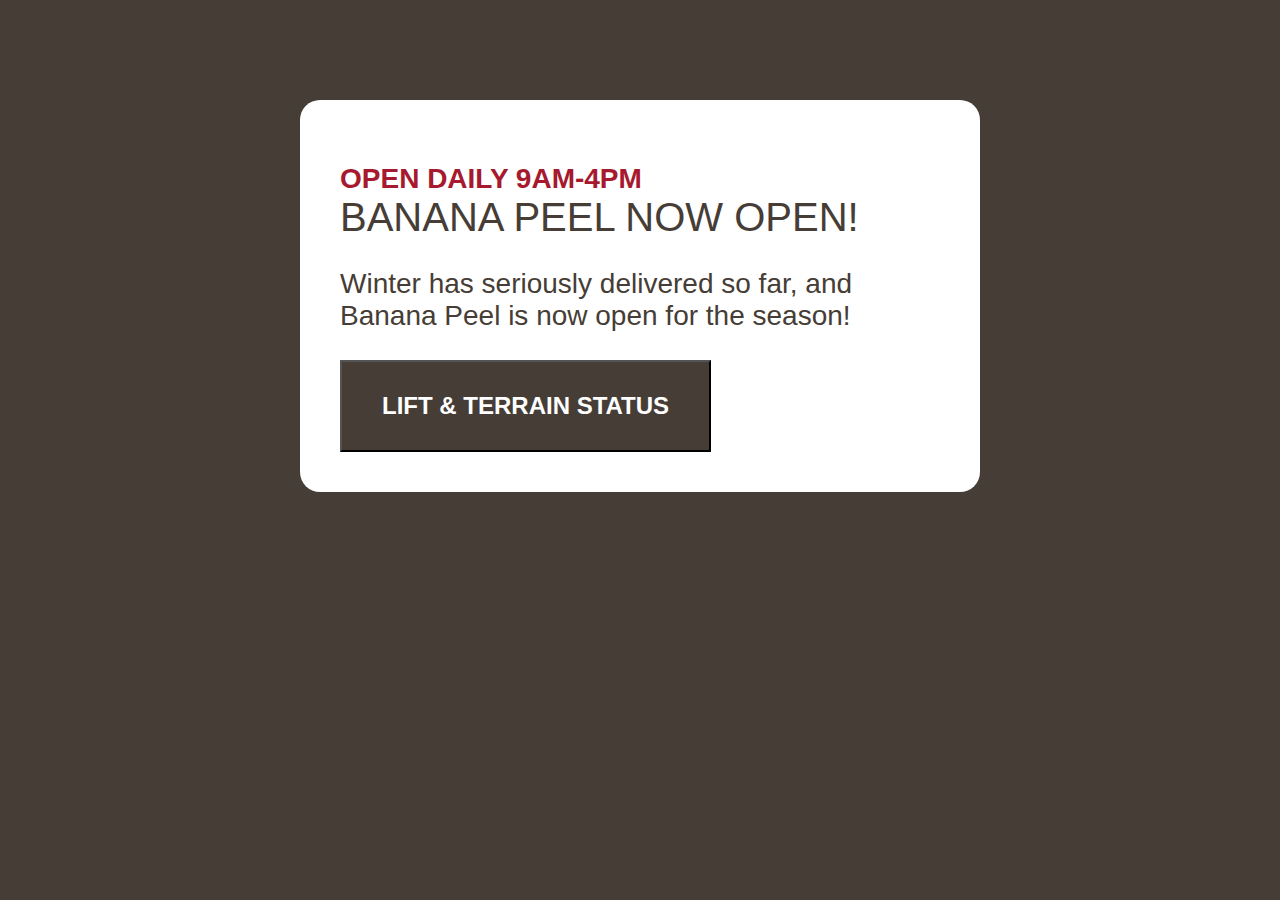
<file: 01_skiResort_exercoise/index.html>
<!DOCTYPE html>
<html lang="en">
	<head>
		<meta charset="UTF-8" />
		<meta name="viewport" content="width=device-width, initial-scale=1.0" />
		<link rel="stylesheet" href="app.css" />
		<title>Document</title>
	</head>
	<body>
		<div class="container">
			<h2>Open daily 9am-4pm</h2>
			<h1>Banana Peel Now Open!</h1>
			<p>
				Winter has seriously delivered so far, and Banana Peel is now
				open for the season!
			</p>
			<button>Lift & Terrain Status</button>
		</div>
	</body>
</html>
</file>
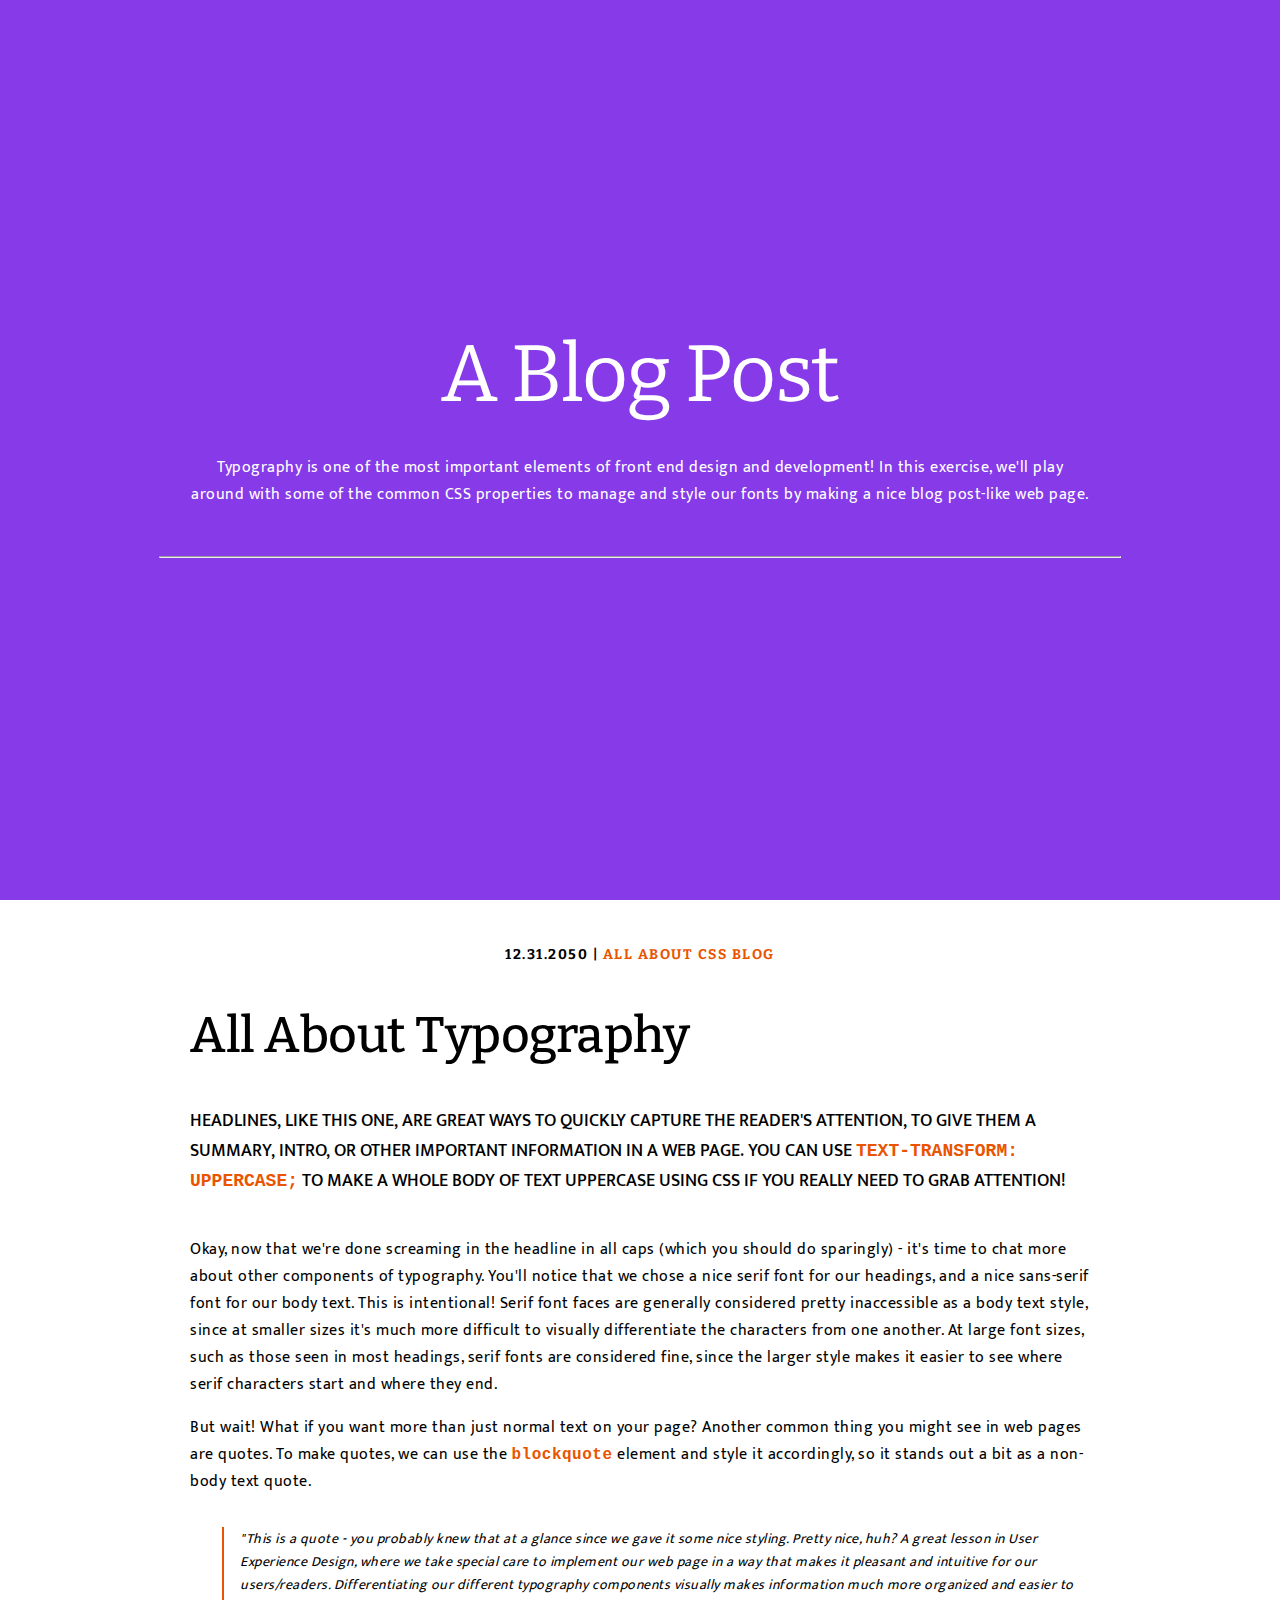
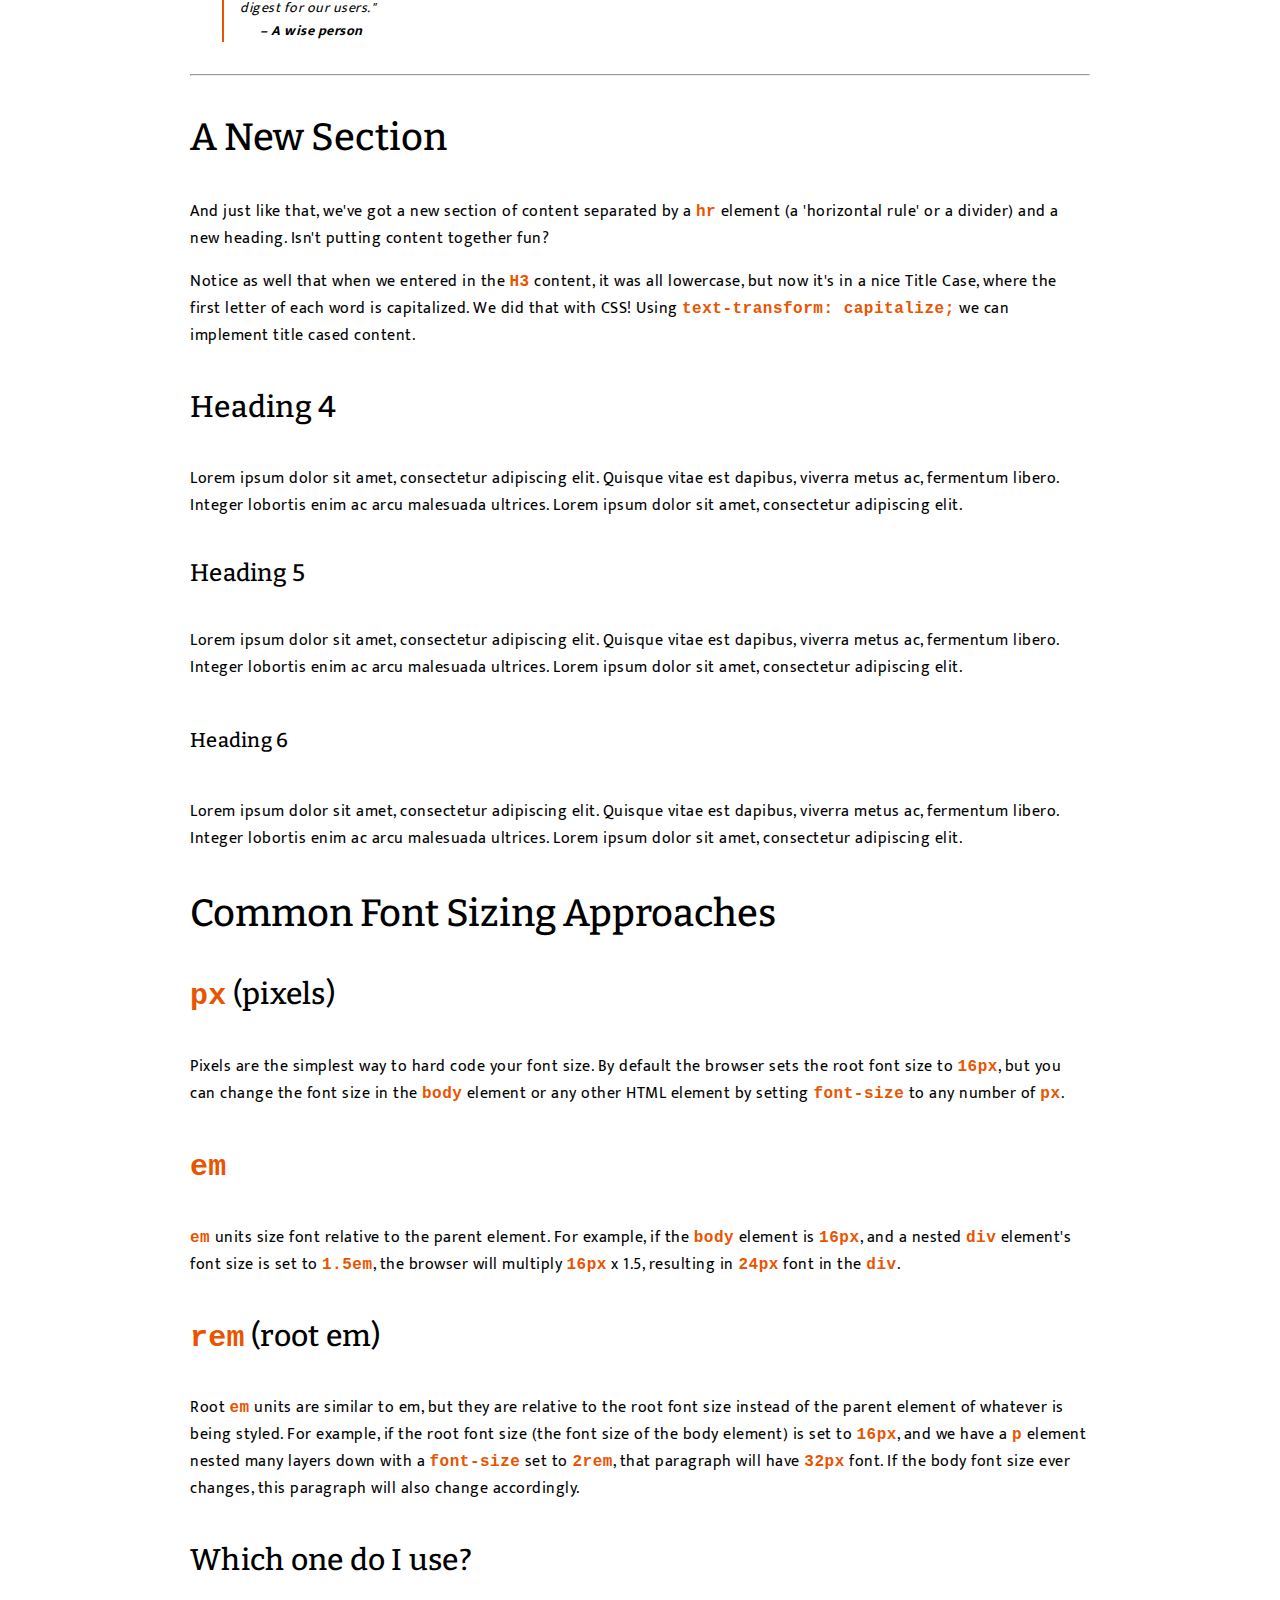
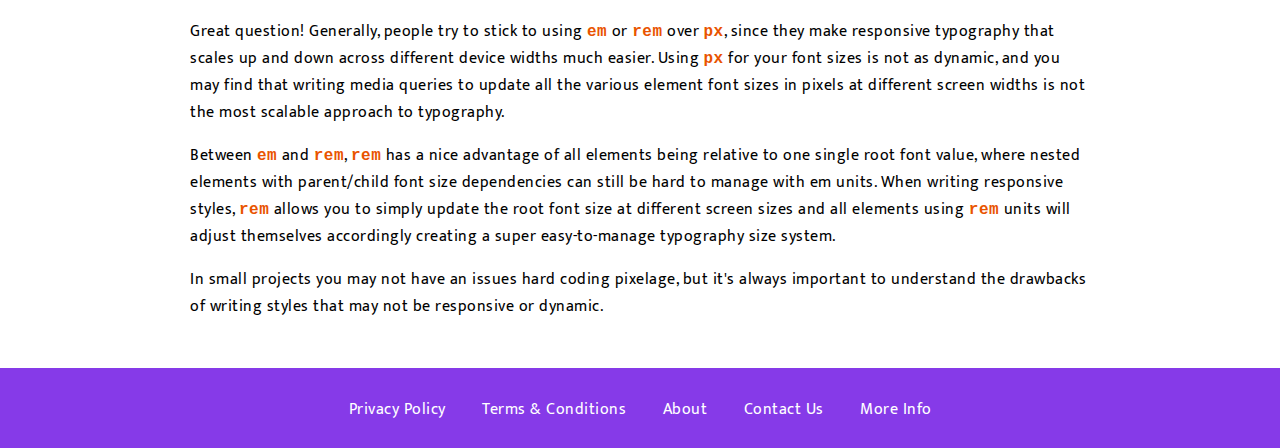
<file: 03_blog_post/index.html>
<!DOCTYPE html>
<html lang="en">
	<head>
		<meta charset="UTF-8" />
		<meta name="viewport" content="width=device-width, initial-scale=1.0" />
		<link rel="stylesheet" href="app.css" />
		<link rel="preconnect" href="https://fonts.googleapis.com" />
		<link rel="preconnect" href="https://fonts.gstatic.com" crossorigin />
		<link
			href="https://fonts.googleapis.com/css2?family=Bitter:ital,wght@0,100..900;1,100..900&display=swap"
			rel="stylesheet"
		/>
		<link rel="preconnect" href="https://fonts.googleapis.com" />
		<link rel="preconnect" href="https://fonts.gstatic.com" crossorigin />
		<link
			href="https://fonts.googleapis.com/css2?family=Bitter:ital,wght@0,100..900;1,100..900&family=Mukta:wght@200;300;400;500;600;700;800&display=swap"
			rel="stylesheet"
		/>
		<title>Typography Blog Post</title>
	</head>
	<body>
		<div class="hero">
			<h1>A Blog Post</h1>
			<p>
				Typography is one of the most important elements of front end
				design and development! In this exercise, we'll play around with
				some of the common CSS properties to manage and style our fonts
				by making a nice blog post-like web page.
			</p>
			<hr />
		</div>
		<div class="content">
			<p class="info">12.31.2050 | <span>ALL ABOUT CSS BLOG</span></p>
			<h2>All About Typography</h2>
			<p class="headline">
				Headlines, like this one, are great ways to quickly capture the
				reader's attention, to give them a summary, intro, or other
				important information in a web page. You can use
				<code>text-transform: uppercase;</code> to make a whole body of
				text uppercase using CSS if you really need to grab attention!
			</p>
			<p>
				Okay, now that we're done screaming in the headline in all caps
				(which you should do sparingly) - it's time to chat more about
				other components of typography. You'll notice that we chose a
				nice serif font for our headings, and a nice sans-serif font for
				our body text. This is intentional! Serif font faces are
				generally considered pretty inaccessible as a body text style,
				since at smaller sizes it's much more difficult to visually
				differentiate the characters from one another. At large font
				sizes, such as those seen in most headings, serif fonts are
				considered fine, since the larger style makes it easier to see
				where serif characters start and where they end.
			</p>
			<p>
				But wait! What if you want more than just normal text on your
				page? Another common thing you might see in web pages are
				quotes. To make quotes, we can use the
				<code>blockquote</code> element and style it accordingly, so it
				stands out a bit as a non-body text quote.
			</p>
			<blockquote class="quote">
				"This is a quote - you probably knew that at a glance since we
				gave it some nice styling. Pretty nice, huh? A great lesson in
				User Experience Design, where we take special care to implement
				our web page in a way that makes it pleasant and intuitive for
				our users/readers. Differentiating our different typography
				components visually makes information much more organized and
				easier to digest for our users." <cite>– A wise person</cite>
			</blockquote>
			<hr />
			<h3>a new section</h3>
			<p>
				And just like that, we've got a new section of content separated
				by a <code>hr</code> element (a 'horizontal rule' or a divider)
				and a new heading. Isn't putting content together fun?
			</p>
			<p>
				Notice as well that when we entered in the
				<code>H3</code> content, it was all lowercase, but now it's in a
				nice Title Case, where the first letter of each word is
				capitalized. We did that with CSS! Using
				<code>text-transform: capitalize;</code> we can implement title
				cased content.
			</p>
			<h4>Heading 4</h4>
			<p>
				Lorem ipsum dolor sit amet, consectetur adipiscing elit. Quisque
				vitae est dapibus, viverra metus ac, fermentum libero. Integer
				lobortis enim ac arcu malesuada ultrices. Lorem ipsum dolor sit
				amet, consectetur adipiscing elit.
			</p>
			<h5>Heading 5</h5>
			<p>
				Lorem ipsum dolor sit amet, consectetur adipiscing elit. Quisque
				vitae est dapibus, viverra metus ac, fermentum libero. Integer
				lobortis enim ac arcu malesuada ultrices. Lorem ipsum dolor sit
				amet, consectetur adipiscing elit.
			</p>
			<h6>Heading 6</h6>
			<p>
				Lorem ipsum dolor sit amet, consectetur adipiscing elit. Quisque
				vitae est dapibus, viverra metus ac, fermentum libero. Integer
				lobortis enim ac arcu malesuada ultrices. Lorem ipsum dolor sit
				amet, consectetur adipiscing elit.
			</p>
			<h3>Common Font Sizing Approaches</h3>
			<h4><code>px</code> (pixels)</h4>
			<p>
				Pixels are the simplest way to hard code your font size. By
				default the browser sets the root font size to
				<code>16px</code>, but you can change the font size in the
				<code>body</code>
				element or any other HTML element by setting
				<code>font-size</code> to any number of <code>px</code>.
			</p>
			<h4><code>em</code></h4>
			<p>
				<code>em</code> units size font relative to the parent element.
				For example, if the <code>body</code> element is
				<code>16px</code>, and a nested <code>div</code> element's font
				size is set to <code>1.5em</code>, the browser will multiply
				<code>16px</code> x 1.5, resulting in <code>24px</code> font in
				the <code>div</code>.
			</p>
			<h4><code>rem</code> (root em)</h4>
			<p>
				Root <code>em</code> units are similar to em, but they are
				relative to the root font size instead of the parent element of
				whatever is being styled. For example, if the root font size
				(the font size of the body element) is set to <code>16px</code>,
				and we have a <code>p</code> element nested many layers down
				with a <code>font-size</code> set to <code>2rem</code>, that
				paragraph will have <code>32px</code> font. If the body font
				size ever changes, this paragraph will also change accordingly.
			</p>
			<h4>Which one do I use?</h4>
			<p>
				Great question! Generally, people try to stick to using
				<code>em</code> or <code>rem</code> over <code>px</code>, since
				they make responsive typography that scales up and down across
				different device widths much easier. Using <code>px</code>
				for your font sizes is not as dynamic, and you may find that
				writing media queries to update all the various element font
				sizes in pixels at different screen widths is not the most
				scalable approach to typography.
			</p>
			<p>
				Between <code>em</code> and <code>rem</code>,
				<code>rem</code> has a nice advantage of all elements being
				relative to one single root font value, where nested elements
				with parent/child font size dependencies can still be hard to
				manage with em units. When writing responsive styles,
				<code>rem</code> allows you to simply update the root font size
				at different screen sizes and all elements using
				<code>rem</code> units will adjust themselves accordingly
				creating a super easy-to-manage typography size system.
			</p>
			<p>
				In small projects you may not have an issues hard coding
				pixelage, but it's always important to understand the drawbacks
				of writing styles that may not be responsive or dynamic.
			</p>
		</div>
		<footer>
			<ul>
				<li><a href="#privacy">Privacy Policy</a></li>
				<li><a href="#terms">Terms & Conditions</a></li>
				<li><a href="#about">About</a></li>
				<li><a href="#contact">Contact Us</a></li>
				<li><a href="#info">More Info</a></li>
			</ul>
		</footer>
	</body>
</html>
</file>
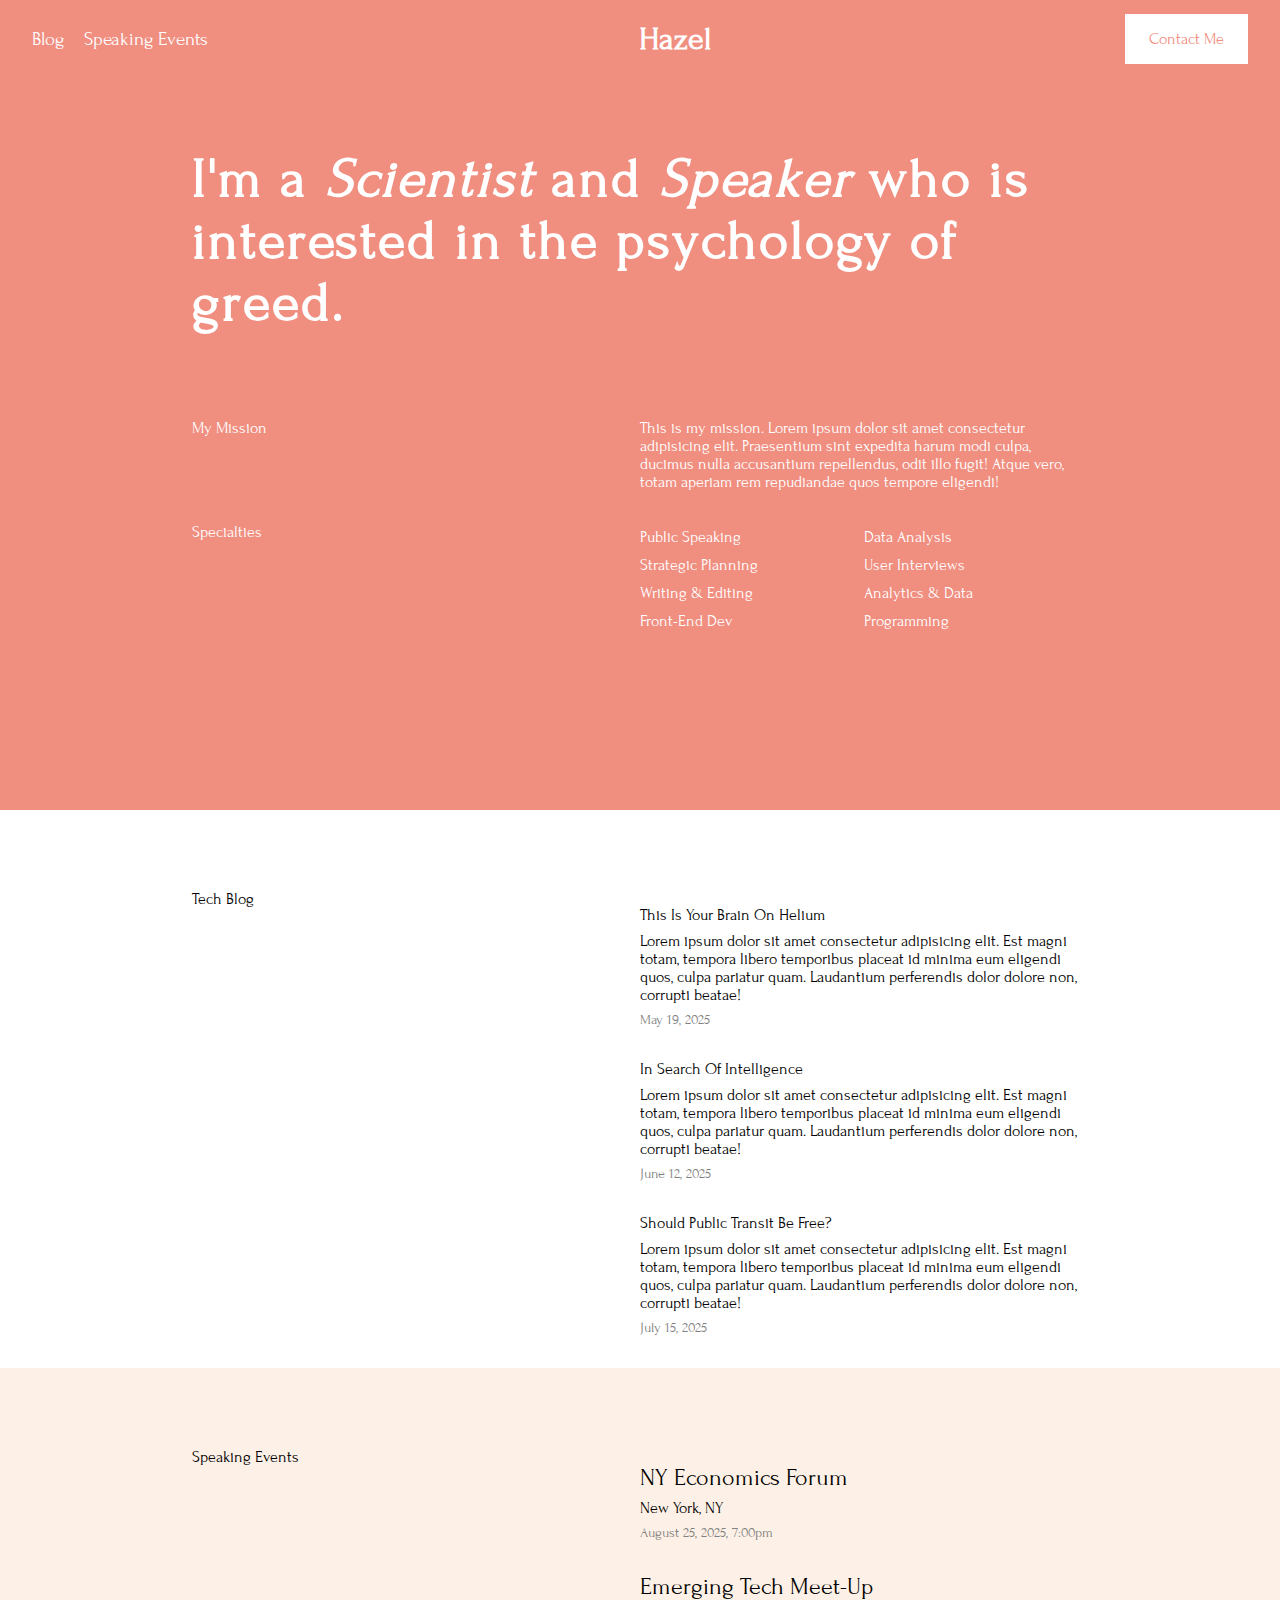
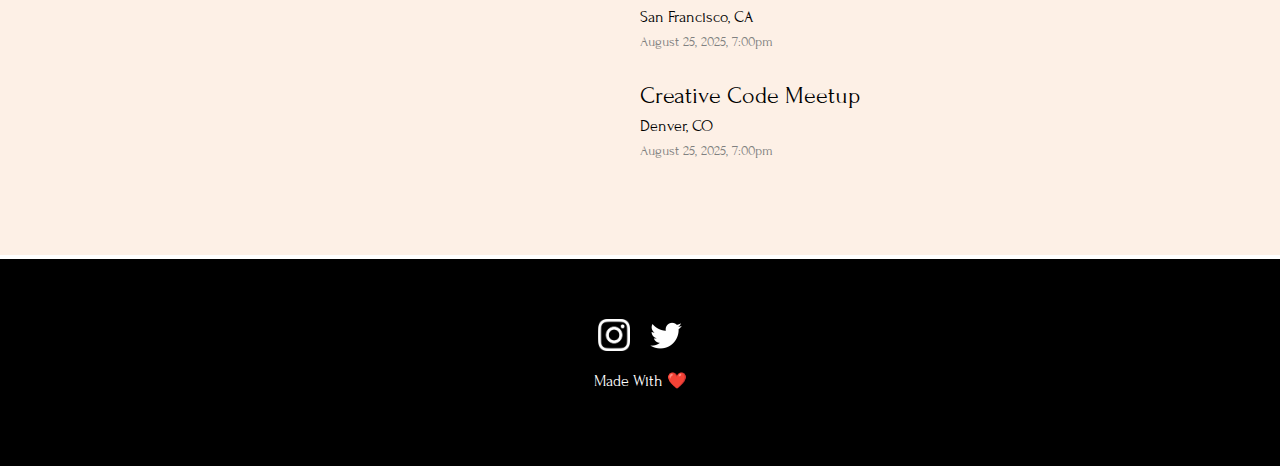
<file: 04_hazel_cv/index.html>
<!DOCTYPE html>
<html lang="en">
	<head>
		<meta charset="UTF-8" />
		<meta name="viewport" content="width=device-width, initial-scale=1.0" />
		<link rel="preconnect" href="https://fonts.googleapis.com" />
		<link rel="preconnect" href="https://fonts.gstatic.com" crossorigin />
		<link
			href="https://fonts.googleapis.com/css2?family=Forum&display=swap"
			rel="stylesheet"
		/>
		<link rel="stylesheet" href="app.css" />
		<title>Hazel | CV</title>
	</head>
	<body>
		<section class="hero">
			<header class="navbar">
				<nav class="links">
					<a href="#">Blog</a>
					<a href="#">Speaking Events</a>
				</nav>
				<p>Hazel</p>
				<a class="contact" href="#contact">Contact Me</a>
			</header>
			<div class="hero-content">
				<h1 class="tagline">
					I'm a <em>Scientist</em> and <em>Speaker</em> who is
					interested in the psychology of greed.
				</h1>
				<div class="two-column-section">
					<p class="section-heading">My Mission</p>
					<p>
						This is my mission. Lorem ipsum dolor sit amet
						consectetur adipisicing elit. Praesentium sint expedita
						harum modi culpa, ducimus nulla accusantium repellendus,
						odit illo fugit! Atque vero, totam aperiam rem
						repudiandae quos tempore eligendi!
					</p>
				</div>
				<div class="two-column-section">
					<p class="section-heading">Specialties</p>
					<ul class="skills">
						<li>Public Speaking</li>
						<li>Data Analysis</li>
						<li>Strategic Planning</li>
						<li>User Interviews</li>
						<li>Writing & Editing</li>
						<li>Analytics & Data</li>
						<li>Front-End Dev</li>
						<li>Programming</li>
					</ul>
				</div>
			</div>
		</section>
		<section class="blog-section">
			<div class="blog-content">
				<div class="two-column-section">
					<p class="section-heading">Tech Blog</p>
					<div class="blog-posts">
						<p class="blog-headinng">
							This Is Your Brain On Helium
						</p>
						<p class="blog-text">
							Lorem ipsum dolor sit amet consectetur adipisicing
							elit. Est magni totam, tempora libero temporibus
							placeat id minima eum eligendi quos, culpa pariatur
							quam. Laudantium perferendis dolor dolore non,
							corrupti beatae!
						</p>
						<p class="blog-date">May 19, 2025</p>
						<p class="blog-headinng">In Search Of Intelligence</p>
						<p class="blog-text">
							Lorem ipsum dolor sit amet consectetur adipisicing
							elit. Est magni totam, tempora libero temporibus
							placeat id minima eum eligendi quos, culpa pariatur
							quam. Laudantium perferendis dolor dolore non,
							corrupti beatae!
						</p>
						<p class="blog-date">June 12, 2025</p>
						<p class="blog-headinng">
							Should Public Transit Be Free?
						</p>
						<p class="blog-text">
							Lorem ipsum dolor sit amet consectetur adipisicing
							elit. Est magni totam, tempora libero temporibus
							placeat id minima eum eligendi quos, culpa pariatur
							quam. Laudantium perferendis dolor dolore non,
							corrupti beatae!
						</p>
						<p class="blog-date">July 15, 2025</p>
					</div>
				</div>
			</div>
		</section>
		<section class="events-section">
			<div class="events-content">
				<div class="two-column-section">
					<p class="section-heading">Speaking Events</p>
					<div class="events-card">
						<p class="event-title">NY Economics Forum</p>
						<p class="event-location">New York, NY</p>
						<p class="event-date">August 25, 2025, 7:00pm</p>
						<p class="event-title">Emerging Tech Meet-Up</p>
						<p class="event-location">San Francisco, CA</p>
						<p class="event-date">August 25, 2025, 7:00pm</p>
						<p class="event-title">Creative Code Meetup</p>
						<p class="event-location">Denver, CO</p>
						<p class="event-date">August 25, 2025, 7:00pm</p>
					</div>
				</div>
			</div>
		</section>
		<footer>
			<div class="footer-content">
				<img src="images/instagram.png" alt="" />
				<img src="images/twitter.png" alt="" />
				<p>Made With ❤️</p>
			</div>
		</footer>
	</body>
</html>
</file>
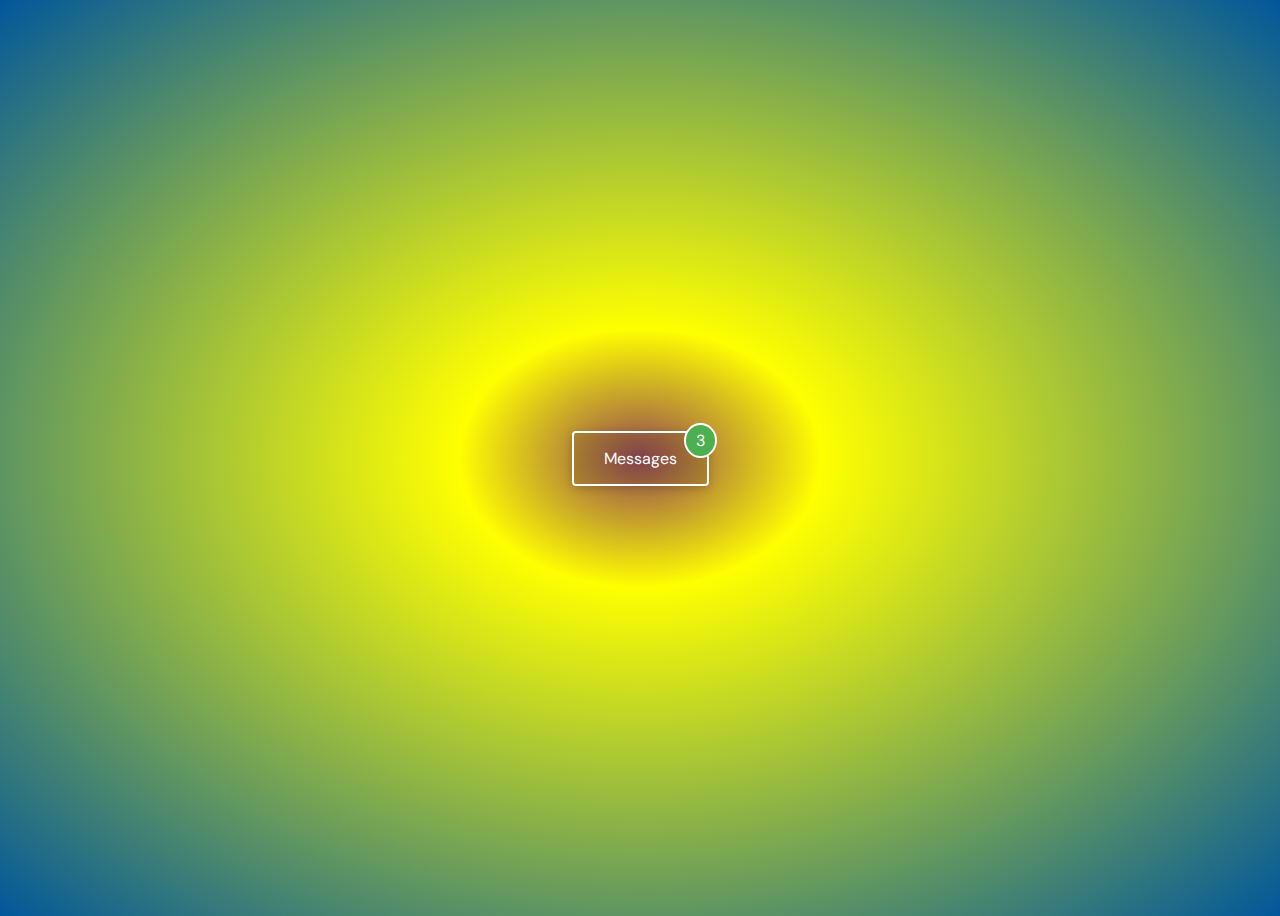
<file: 05_button_badge/index.html>
<!DOCTYPE html>
<html lang="en">
	<head>
		<meta charset="UTF-8" />
		<meta name="viewport" content="width=device-width, initial-scale=1.0" />
		<link rel="stylesheet" href="app.css" />
		<link rel="preconnect" href="https://fonts.googleapis.com" />
		<link rel="preconnect" href="https://fonts.gstatic.com" crossorigin />
		<link
			href="https://fonts.googleapis.com/css2?family=DM+Sans:ital,opsz,wght@0,9..40,100..1000;1,9..40,100..1000&family=Forum&display=swap"
			rel="stylesheet"
		/>
		<title>Button Badge</title>
	</head>
	<body>
		<a href="#messages" class="btn">
			messages
			<span class="badge">3</span>
		</a>
	</body>
</html>
</file>
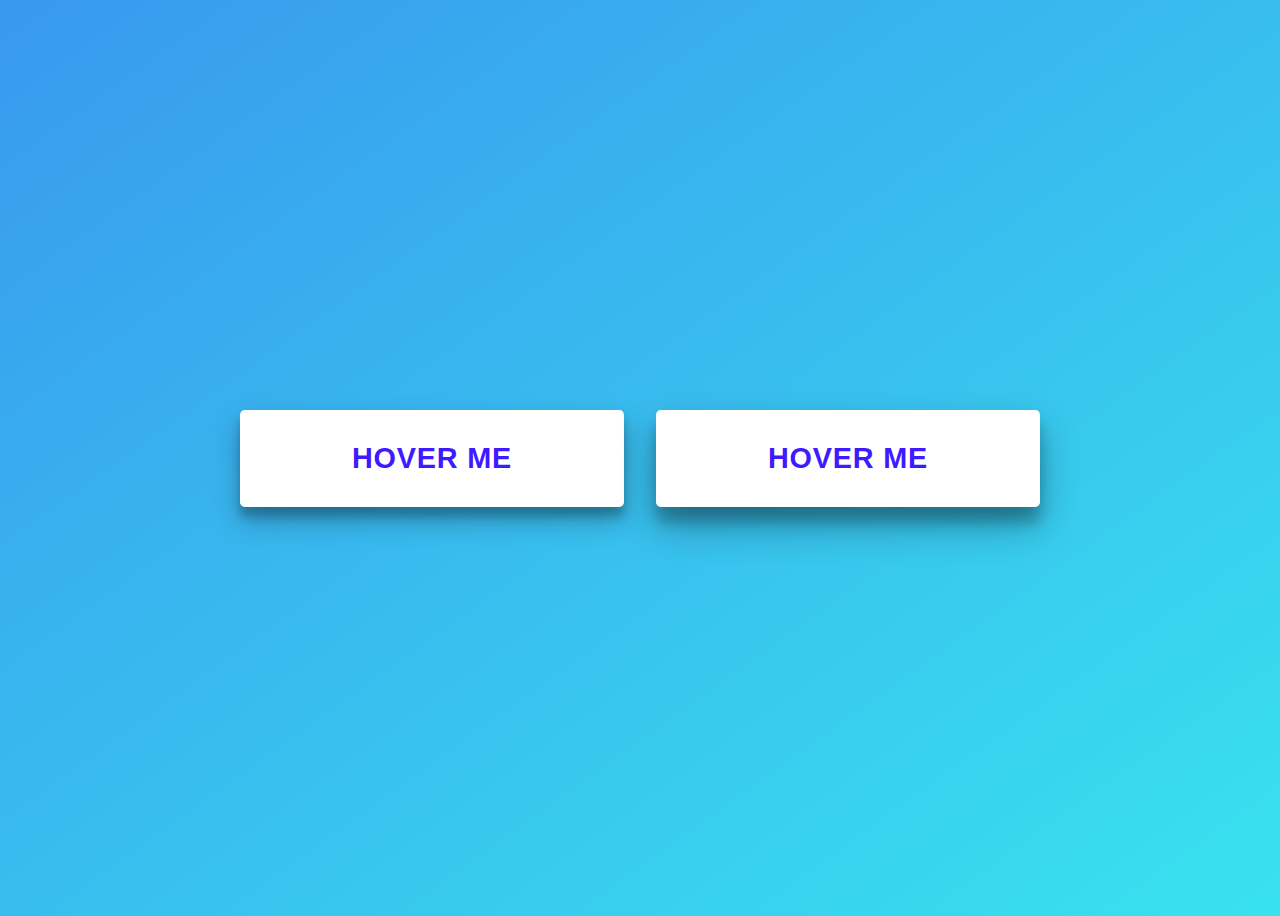
<file: 06_fancy_hover/index.html>
<!DOCTYPE html>
<html lang="en">
	<head>
		<meta charset="UTF-8" />
		<meta name="viewport" content="width=device-width, initial-scale=1.0" />
		<link rel="stylesheet" href="app.css" />
		<title>Fancy Hover</title>
	</head>
	<body>
		<button class="btn btn1">Hover me</button>
		<button class="btn btn2">Hover me</button>
	</body>
</html>
</file>
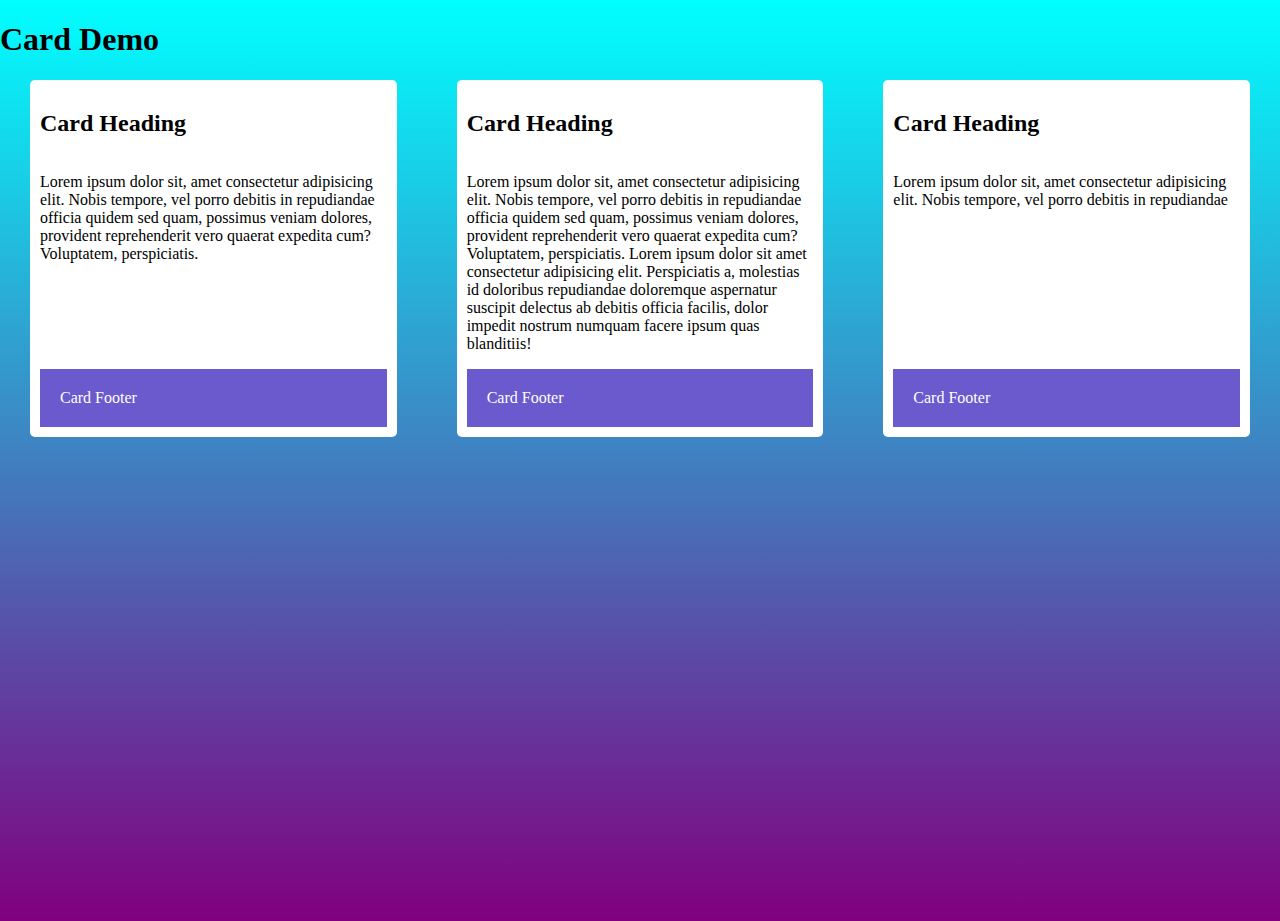
<file: 07_card_demo/index.html>
<!DOCTYPE html>
<html lang="en">
	<head>
		<meta charset="UTF-8" />
		<meta name="viewport" content="width=device-width, initial-scale=1.0" />
		<link rel="stylesheet" href="app.css" />
		<title>Card Demo</title>
	</head>
	<body>
		<h1>Card Demo</h1>
		<div class="container">
			<div class="card">
				<h2>Card Heading</h2>
				<p>
					Lorem ipsum dolor sit, amet consectetur adipisicing elit.
					Nobis tempore, vel porro debitis in repudiandae officia
					quidem sed quam, possimus veniam dolores, provident
					reprehenderit vero quaerat expedita cum? Voluptatem,
					perspiciatis.
				</p>
				<footer>Card Footer</footer>
			</div>
			<div class="card">
				<h2>Card Heading</h2>
				<p>
					Lorem ipsum dolor sit, amet consectetur adipisicing elit.
					Nobis tempore, vel porro debitis in repudiandae officia
					quidem sed quam, possimus veniam dolores, provident
					reprehenderit vero quaerat expedita cum? Voluptatem,
					perspiciatis. Lorem ipsum dolor sit amet consectetur
					adipisicing elit. Perspiciatis a, molestias id doloribus
					repudiandae doloremque aspernatur suscipit delectus ab
					debitis officia facilis, dolor impedit nostrum numquam
					facere ipsum quas blanditiis!
				</p>
				<footer>Card Footer</footer>
			</div>
			<div class="card">
				<h2>Card Heading</h2>
				<p>
					Lorem ipsum dolor sit, amet consectetur adipisicing elit.
					Nobis tempore, vel porro debitis in repudiandae
				</p>
				<footer>Card Footer</footer>
			</div>
		</div>
	</body>
</html>
</file>
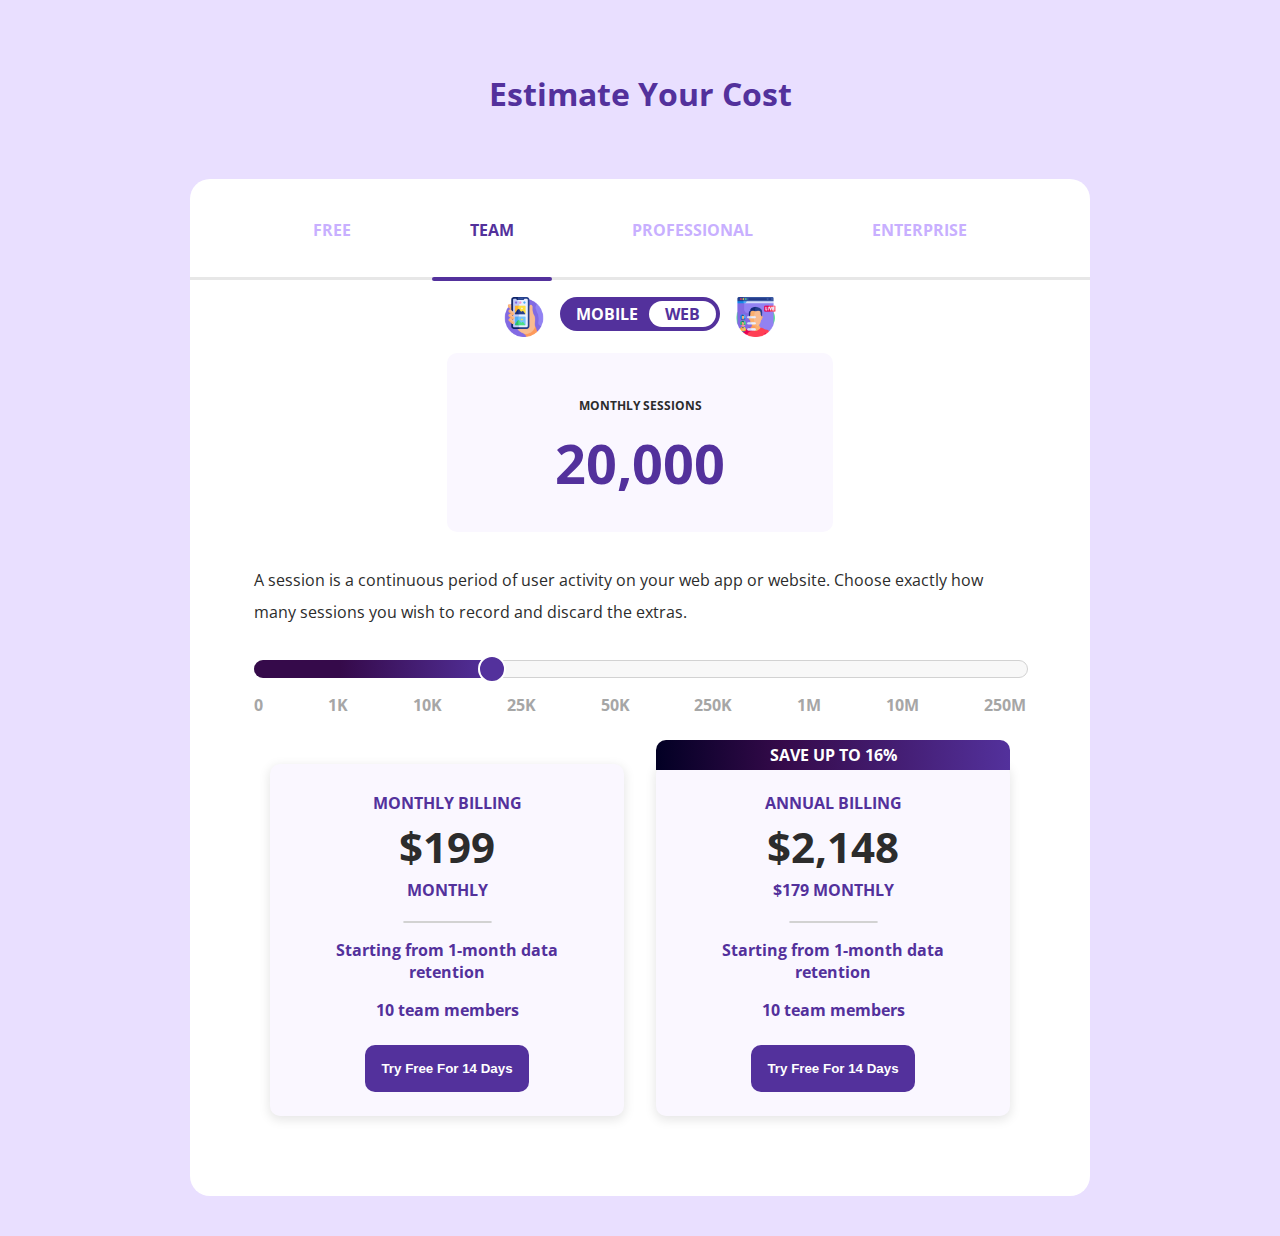
<file: 08_cost_estimator/index.html>
<!DOCTYPE html>
<html lang="en">
	<head>
		<meta charset="UTF-8" />
		<meta name="viewport" content="width=device-width, initial-scale=1.0" />
		<link rel="preconnect" href="https://fonts.googleapis.com" />
		<link rel="preconnect" href="https://fonts.gstatic.com" crossorigin />
		<link
			href="https://fonts.googleapis.com/css2?family=Open+Sans:ital,wght@0,300..800;1,300..800&display=swap"
			rel="stylesheet"
		/>
		<link rel="stylesheet" href="index.css" />
		<title>Cost Estimator</title>
	</head>
	<body>
		<h1>Estimate Your Cost</h1>
		<div class="container">
			<div class="tabs">
				<p>Free</p>
				<p class="active">Team</p>
				<p>Professional</p>
				<p>Enterprise</p>
			</div>
			<div class="line"></div>
			<div class="toggle-wrapper">
				<img src="images/icon1.png" alt="" />
				<div class="toggle">
					<span>Mobile</span>
					<span>Web</span>
				</div>
				<img src="images/icon2.png" alt="" />
			</div>
			<div class="sessions-card">
				<p>Monthly Sessions</p>
				<p class="number">20,000</p>
			</div>
			<p class="description">
				A session is a continuous period of user activity on your web
				app or website. Choose exactly how many sessions you wish to
				record and discard the extras.
			</p>
			<div class="slider">
				<div class="bar">
					<div class="progress"></div>
					<div class="point"></div>
				</div>
				<div class="scale">
					<ul>
						<li>0</li>
						<li>1K</li>
						<li>10K</li>
						<li>25K</li>
						<li>50K</li>
						<li>250K</li>
						<li>1M</li>
						<li>10M</li>
						<li>250M</li>
					</ul>
				</div>
			</div>
			<div class="card-wrapper">
				<div class="card">
					<div class="top-section">
						<p>Monthly Billing</p>
						<p class="price">$199</p>
						<p>Monthly</p>
					</div>
					<hr />
					<p>Starting from 1-month data retention</p>
					<p>10 team members</p>
					<button>Try Free For 14 Days</button>
				</div>
				<div class="card">
					<div class="top-section">
						<div class="save-header">
							<p>Save up to 16%</p>
						</div>
						<p>Annual Billing</p>
						<p class="price">$2,148</p>
						<p>$179 Monthly</p>
					</div>
					<hr />
					<p>Starting from 1-month data retention</p>
					<p>10 team members</p>
					<button>Try Free For 14 Days</button>
				</div>
			</div>
		</div>
	</body>
</html>
</file>
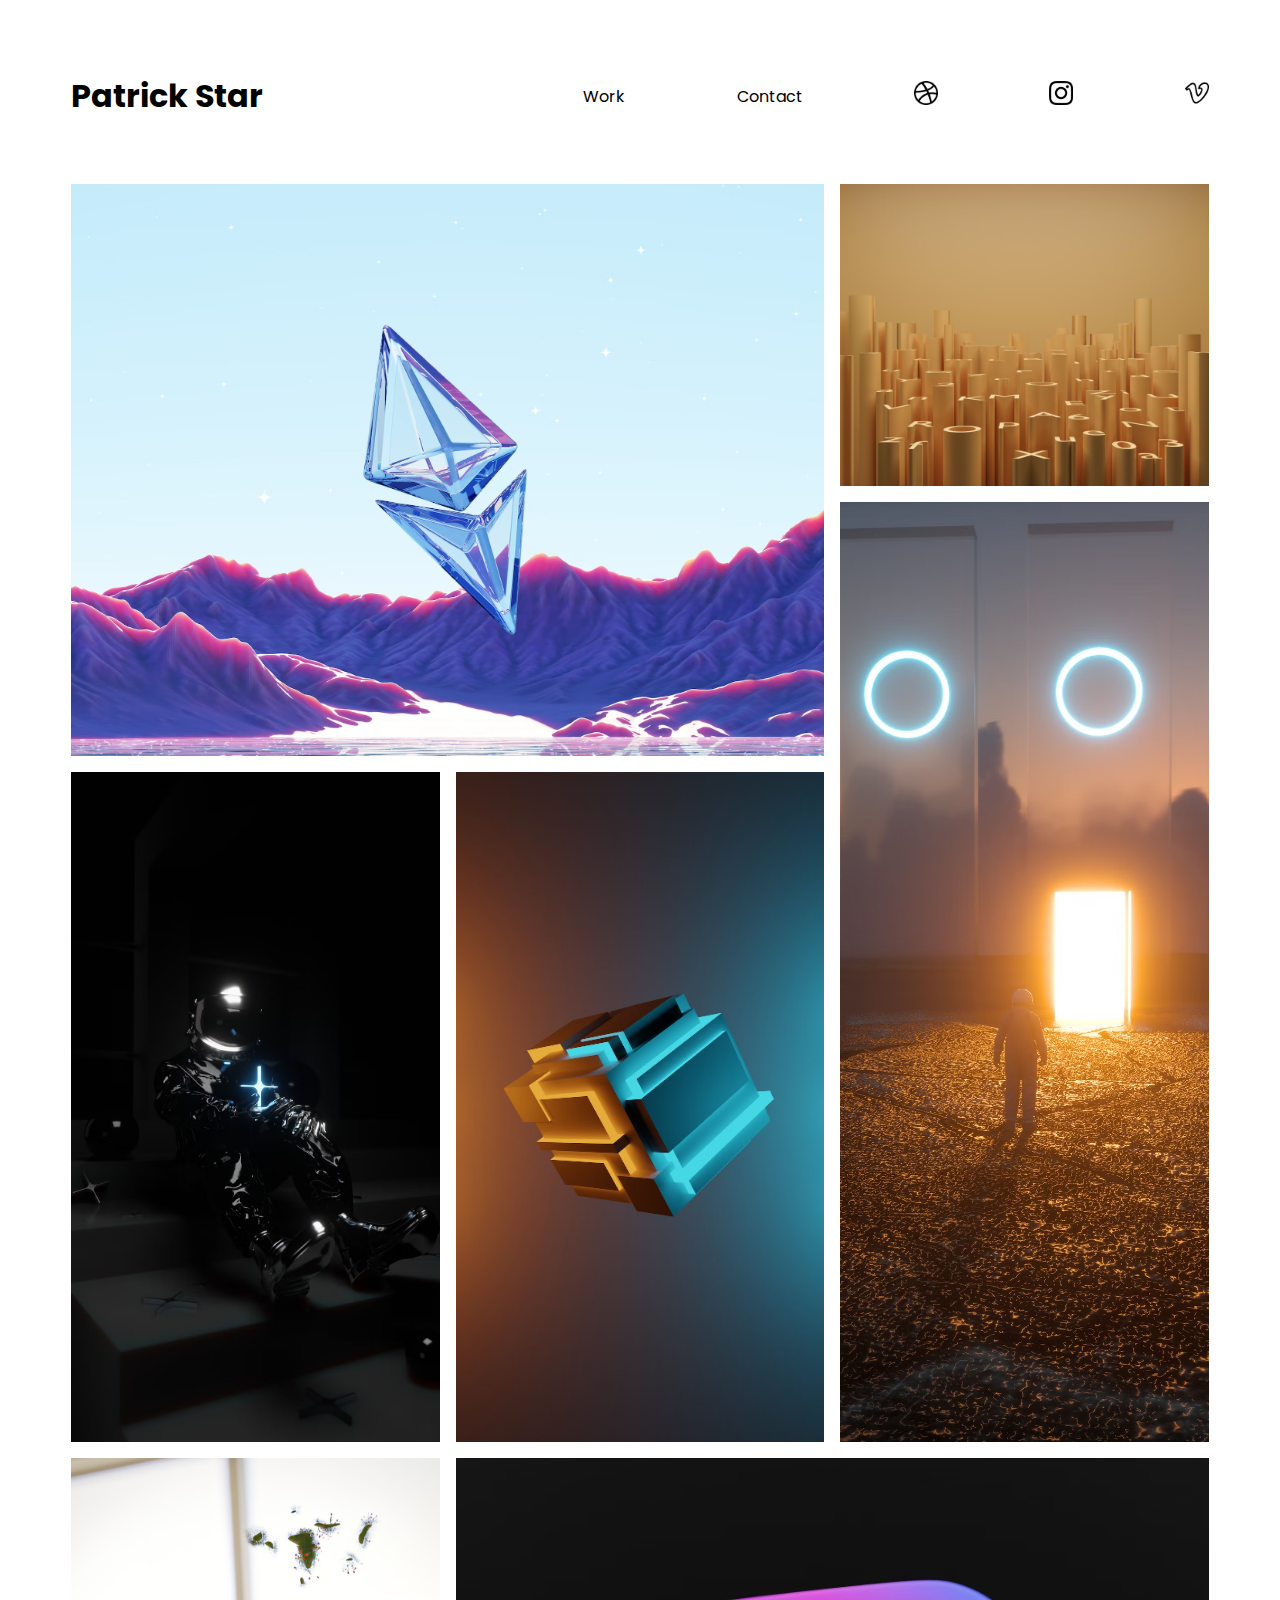
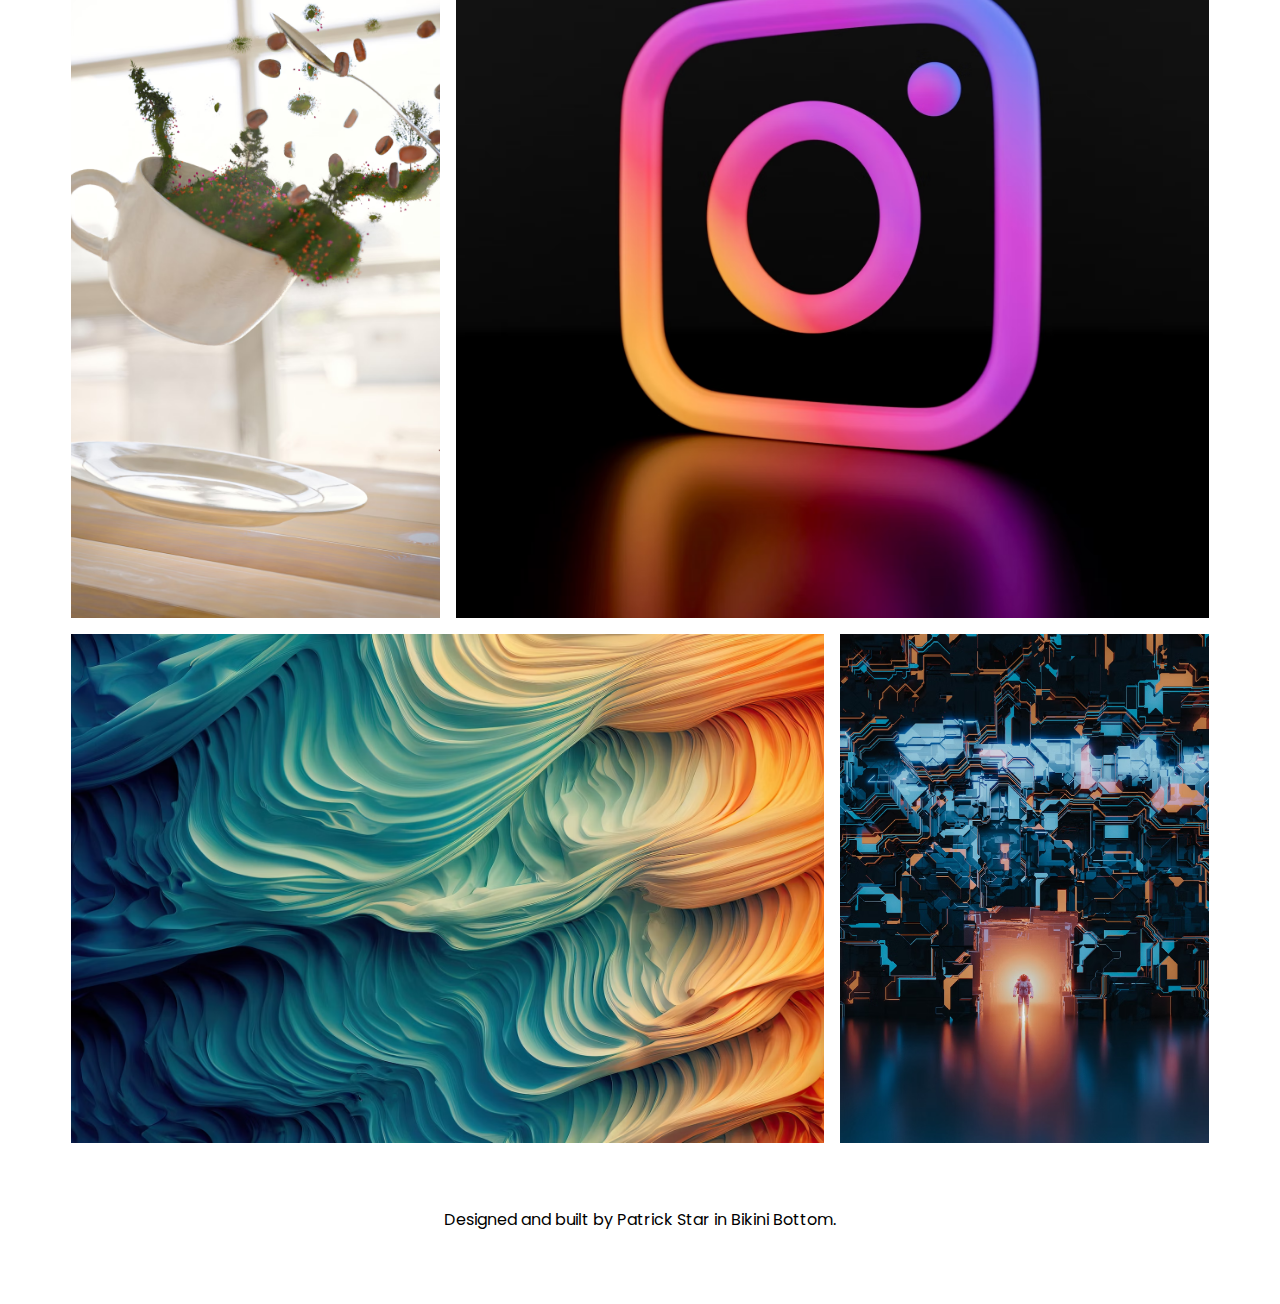
<file: 09_grid_project/index.html>
<!DOCTYPE html>
<html lang="en">
	<head>
		<meta charset="UTF-8" />
		<meta name="viewport" content="width=device-width, initial-scale=1.0" />
		<link rel="preconnect" href="https://fonts.googleapis.com" />
		<link rel="preconnect" href="https://fonts.gstatic.com" crossorigin />
		<link
			href="https://fonts.googleapis.com/css2?family=Poppins:ital,wght@0,100;0,200;0,300;0,400;0,500;0,600;0,700;0,800;0,900;1,100;1,200;1,300;1,400;1,500;1,600;1,700;1,800;1,900&display=swap"
			rel="stylesheet"
		/>
		<link rel="stylesheet" href="app.css" />
		<title>Grid Project</title>
	</head>
	<body>
		<div class="container">
			<header class="navbar">
				<div class="left">Patrick Star</div>
				<nav class="right">
					<a href="#work">Work</a>
					<a href="#contact">Contact</a>
					<a href="#dribble">
						<img src="images/dribble_icon.png" alt="" />
					</a>
					<a href="#instagram">
						<img src="images/insta_icon.png" alt="" />
					</a>
					<a href="#v">
						<img src="images/v_icon.png" alt="" />
					</a>
				</nav>
				<div class="hamburger">
					<div class="bar1"></div>
					<div class="bar2"></div>
					<div class="bar3"></div>
				</div>
			</header>
			<nav class="mobileNav">
				<a href="#work">Work</a>
				<a href="#contact">Contact</a>
				<a href="#dribble">
					<img src="images/dribble_icon.png" alt="" />
				</a>
				<a href="#instagram">
					<img src="images/insta_icon.png" alt="" />
				</a>
				<a href="#v">
					<img src="images/v_icon.png" alt="" />
				</a>
			</nav>
			<div class="project-grid">
				<div class="project" id="eth">
					<img src="images/eth.avif" alt="eth" />
					<p class="overlay">VIEW PROJECT</p>
				</div>
				<div class="project" id="alphabet">
					<img src="images/alphabet.avif" alt="alphabet" />
					<p class="overlay">VIEW PROJECT</p>
				</div>
				<div class="project" id="traveler">
					<img src="images/traveler.avif" alt="traveler" />
					<p class="overlay">VIEW PROJECT</p>
				</div>
				<div class="project" id="cube">
					<img src="images/cube.avif" alt="cube" />
					<p class="overlay">VIEW PROJECT</p>
				</div>
				<div class="project" id="astro">
					<img src="images/astro.avif" alt="astro" />
					<p class="overlay">VIEW PROJECT</p>
				</div>
				<div class="project" id="cup">
					<img src="images/cup.avif" alt="cup" />
					<p class="overlay">VIEW PROJECT</p>
				</div>
				<div class="project" id="insta">
					<img src="images/insta.avif" alt="insta" />
					<p class="overlay">VIEW PROJECT</p>
				</div>
				<div class="project" id="foam">
					<img src="images/foam.avif" alt="foam" />
					<p class="overlay">VIEW PROJECT</p>
				</div>
				<div class="project" id="dimensional">
					<img src="images/dimensional.avif" alt="dimensional" />
					<p class="overlay">VIEW PROJECT</p>
				</div>
			</div>
			<footer class="footer">
				Designed and built by Patrick Star in Bikini Bottom.
			</footer>
		</div>
		<script src="app.js" />
	</body>
</html>
</file>
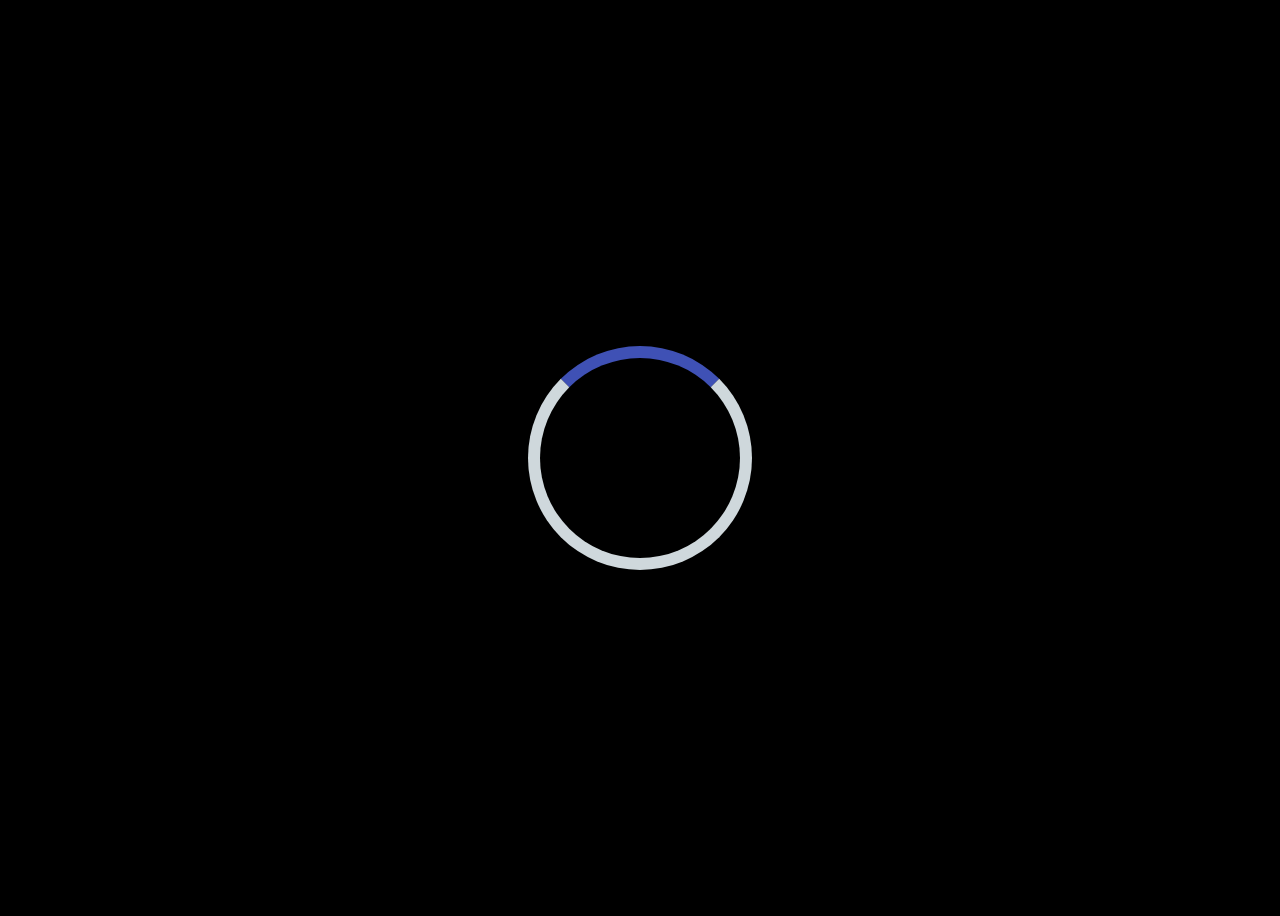
<file: 10_simple_spinner/index.html>
<!DOCTYPE html>
<html lang="en">
	<head>
		<meta charset="UTF-8" />
		<meta name="viewport" content="width=device-width, initial-scale=1.0" />
		<link rel="stylesheet" href="app.css" />
		<title>Simple Spinner</title>
	</head>
	<body>
		<div class="spinner"></div>
	</body>
</html>
</file>
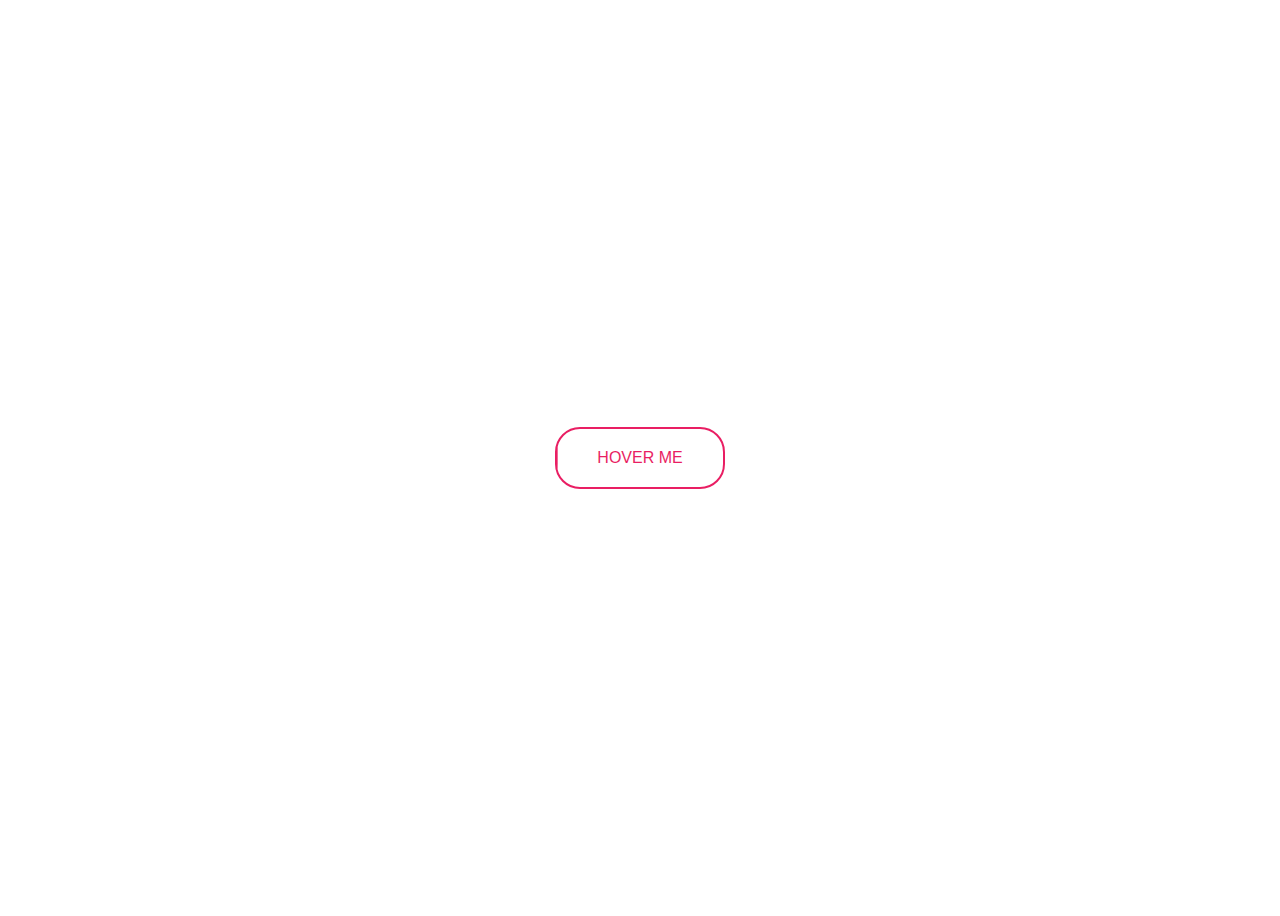
<file: 12_fancy_hover_btn/index.html>
<!DOCTYPE html>
<html lang="en">
	<head>
		<meta charset="UTF-8" />
		<meta name="viewport" content="width=device-width, initial-scale=1.0" />
		<link rel="stylesheet" href="app.css" />
		<title>Fancy Hover BTN</title>
	</head>
	<body>
		<a href="#" class="btn">Hover Me</a>
	</body>
</html>
</file>
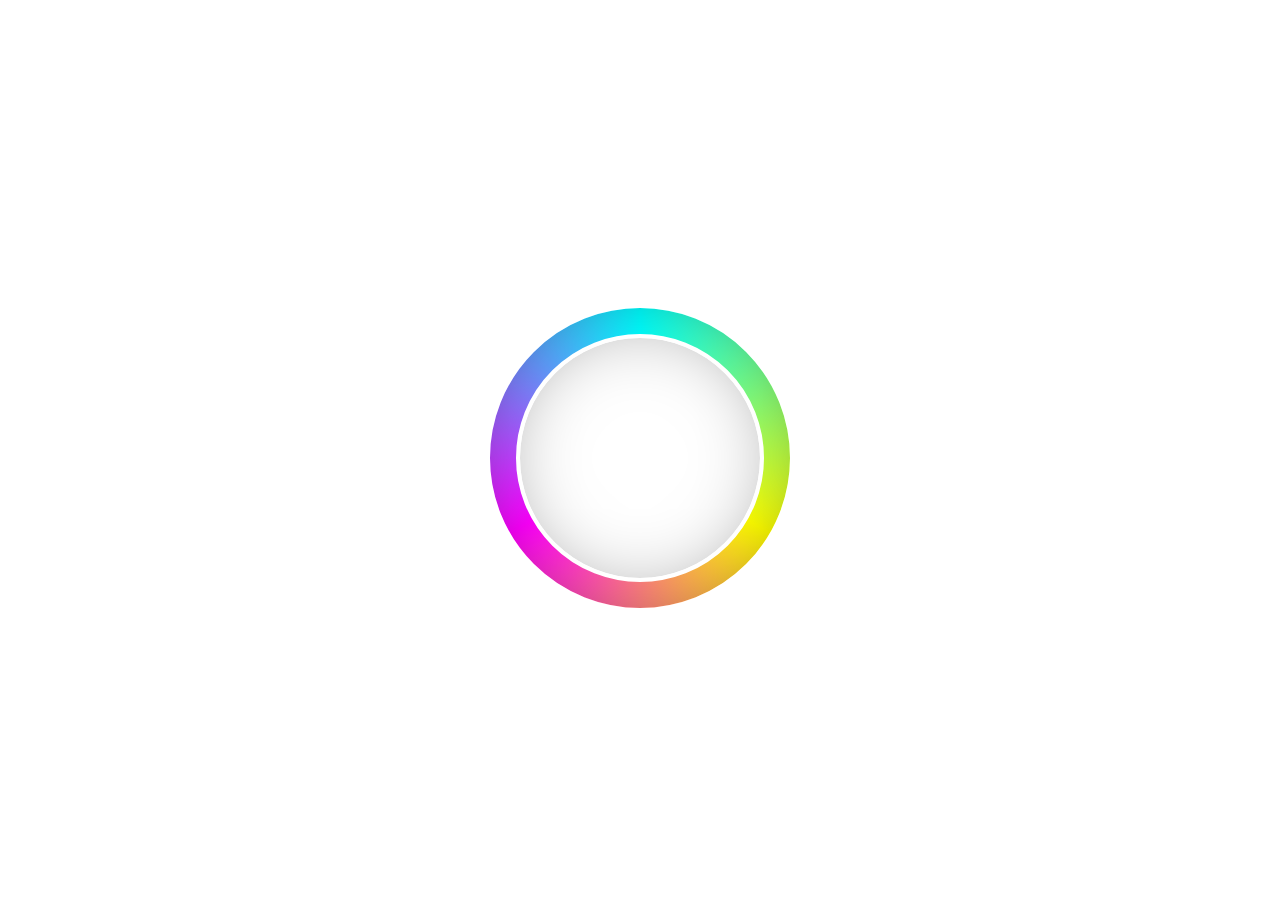
<file: 13_fancy_animated_spinner/index.html>
<!DOCTYPE html>
<html lang="en">
	<head>
		<meta charset="UTF-8" />
		<meta name="viewport" content="width=device-width, initial-scale=1.0" />
		<link rel="stylesheet" href="app.css" />
		<title>Fancy Animated Spinner</title>
	</head>
	<body>
		<div class="spinner"></div>
	</body>
</html>
</file>
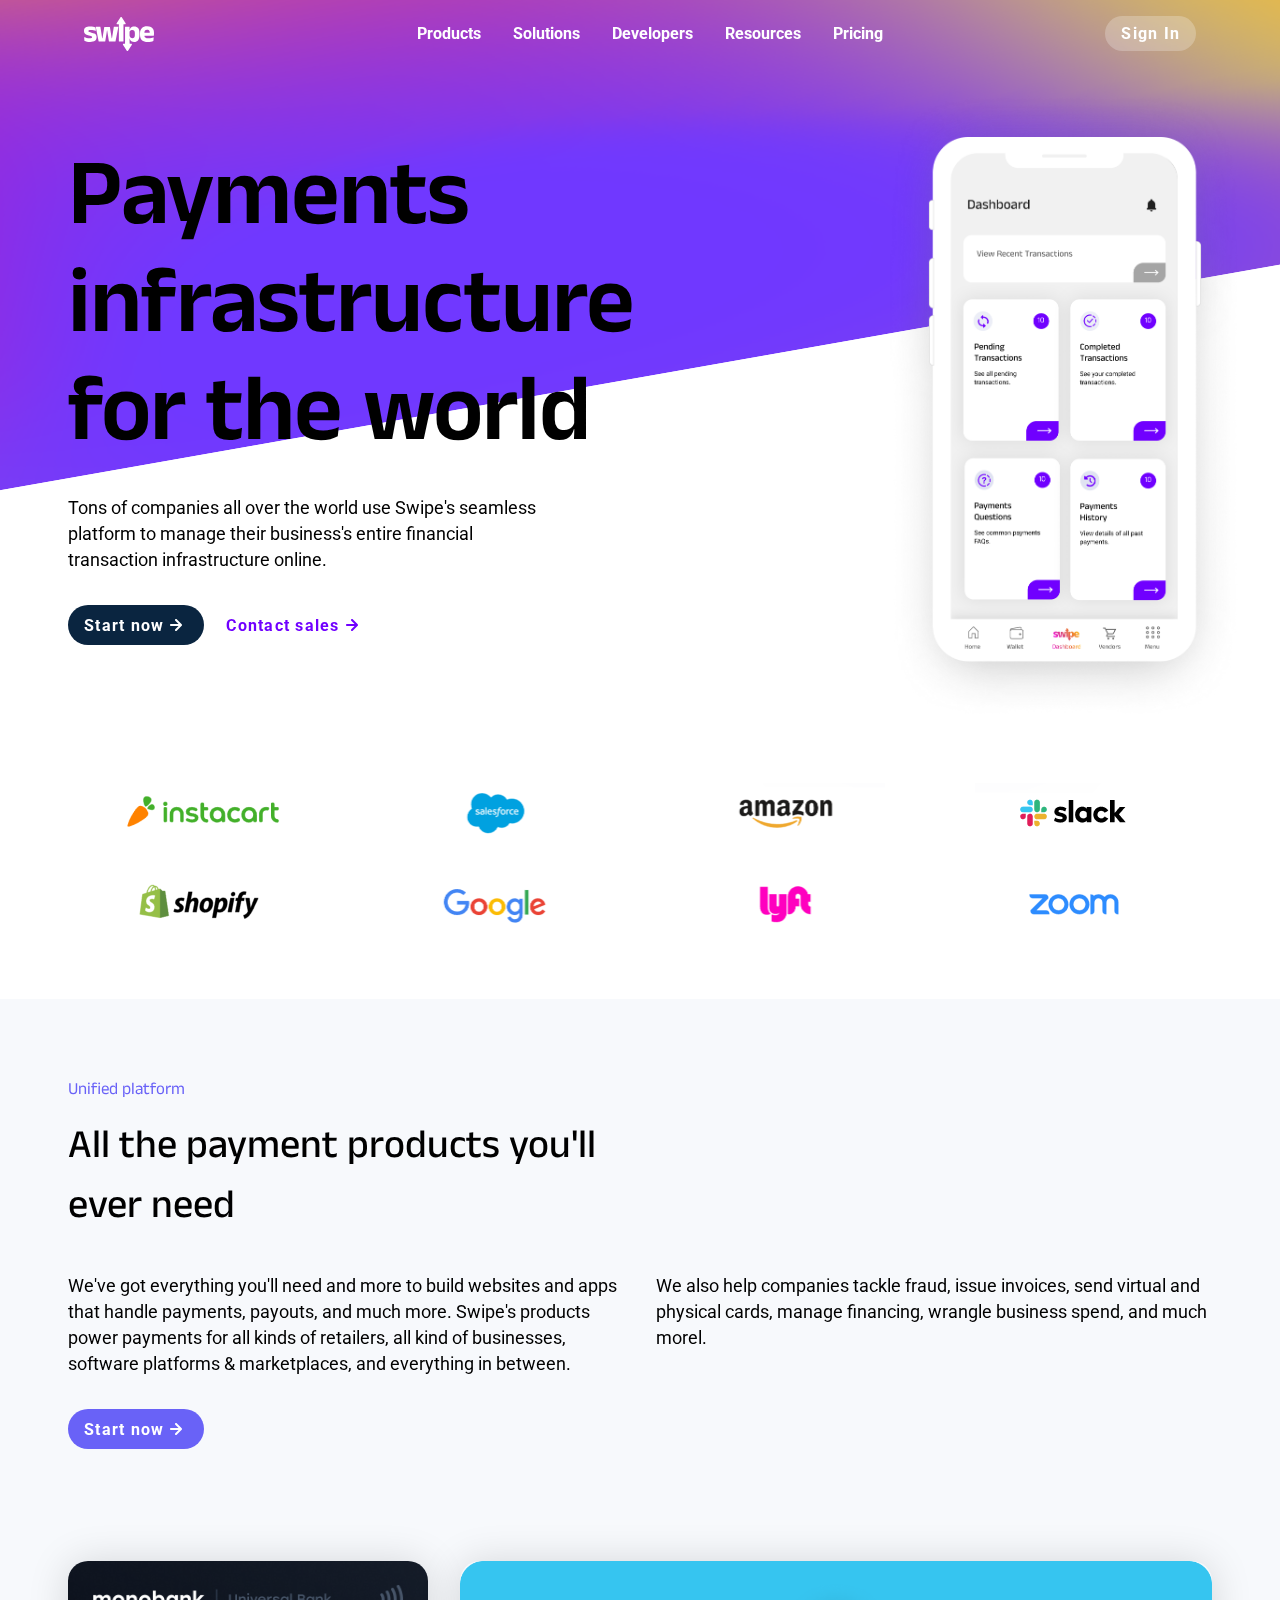
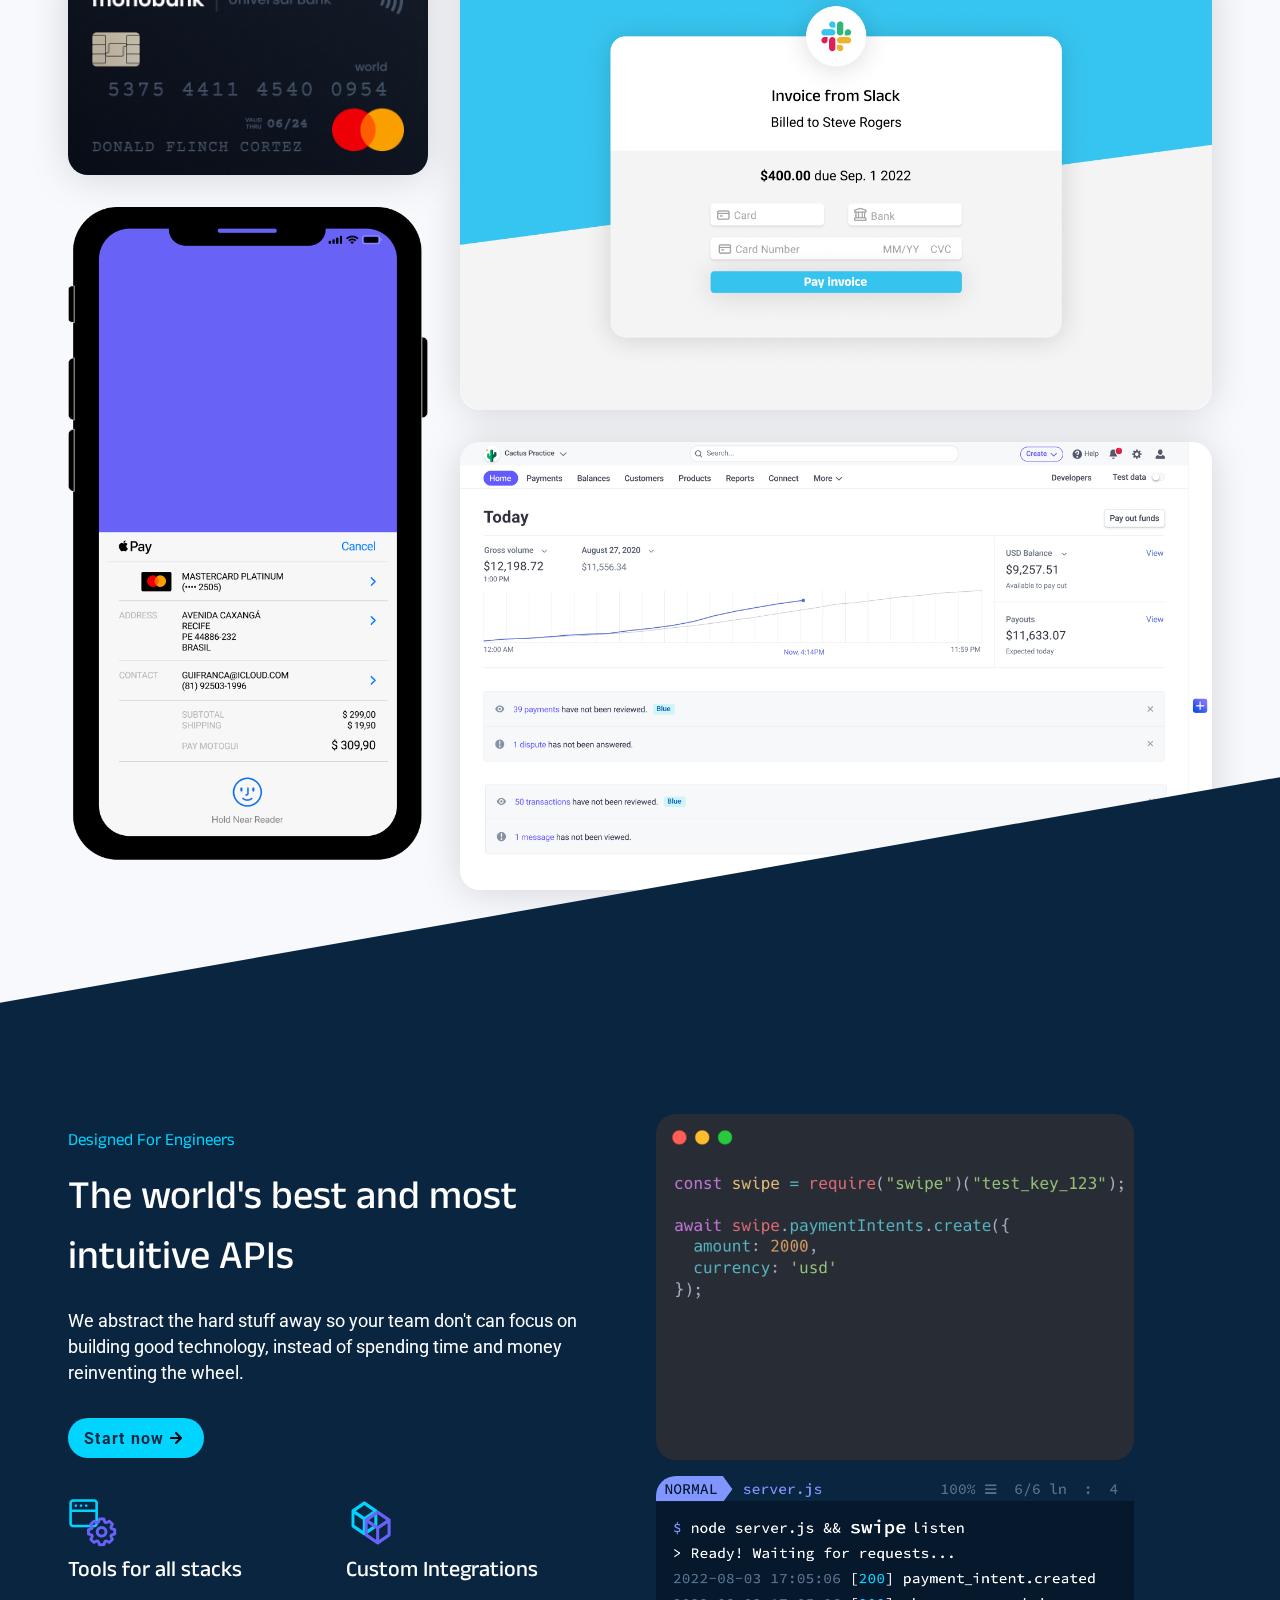
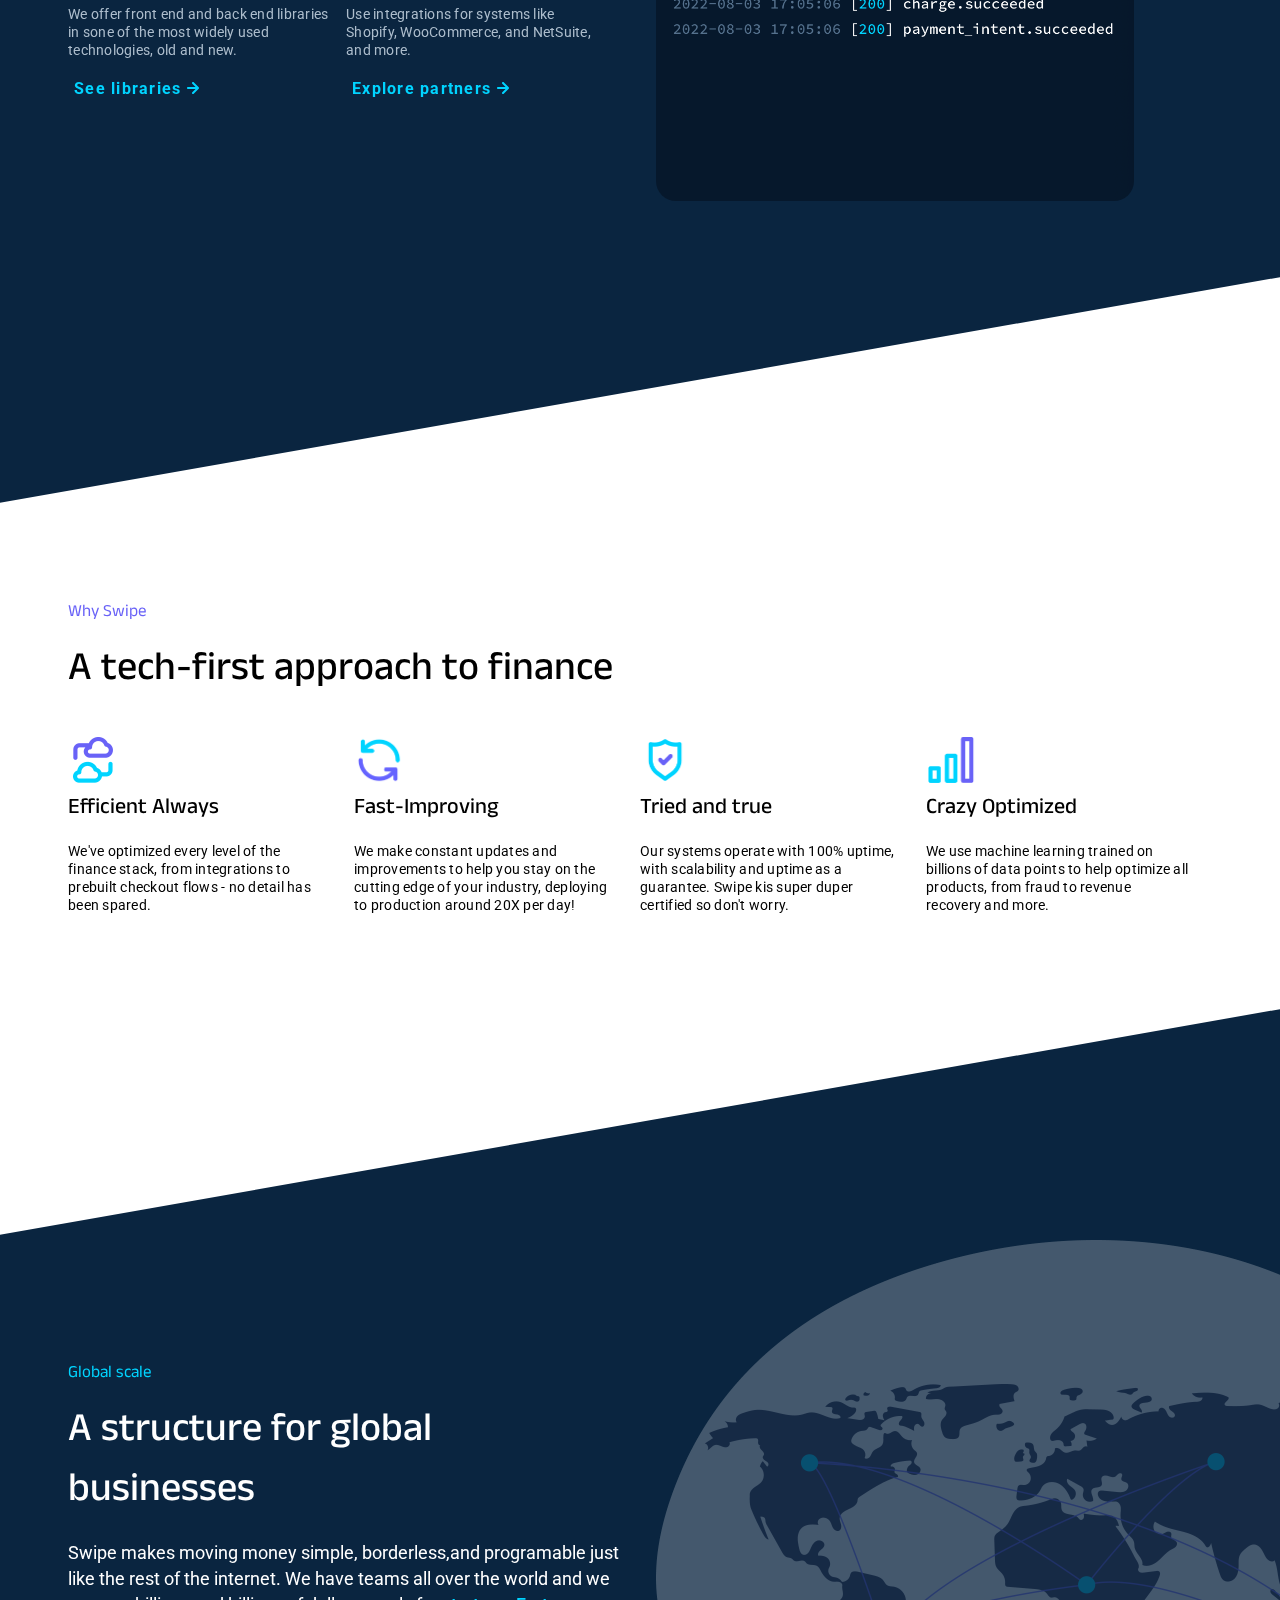
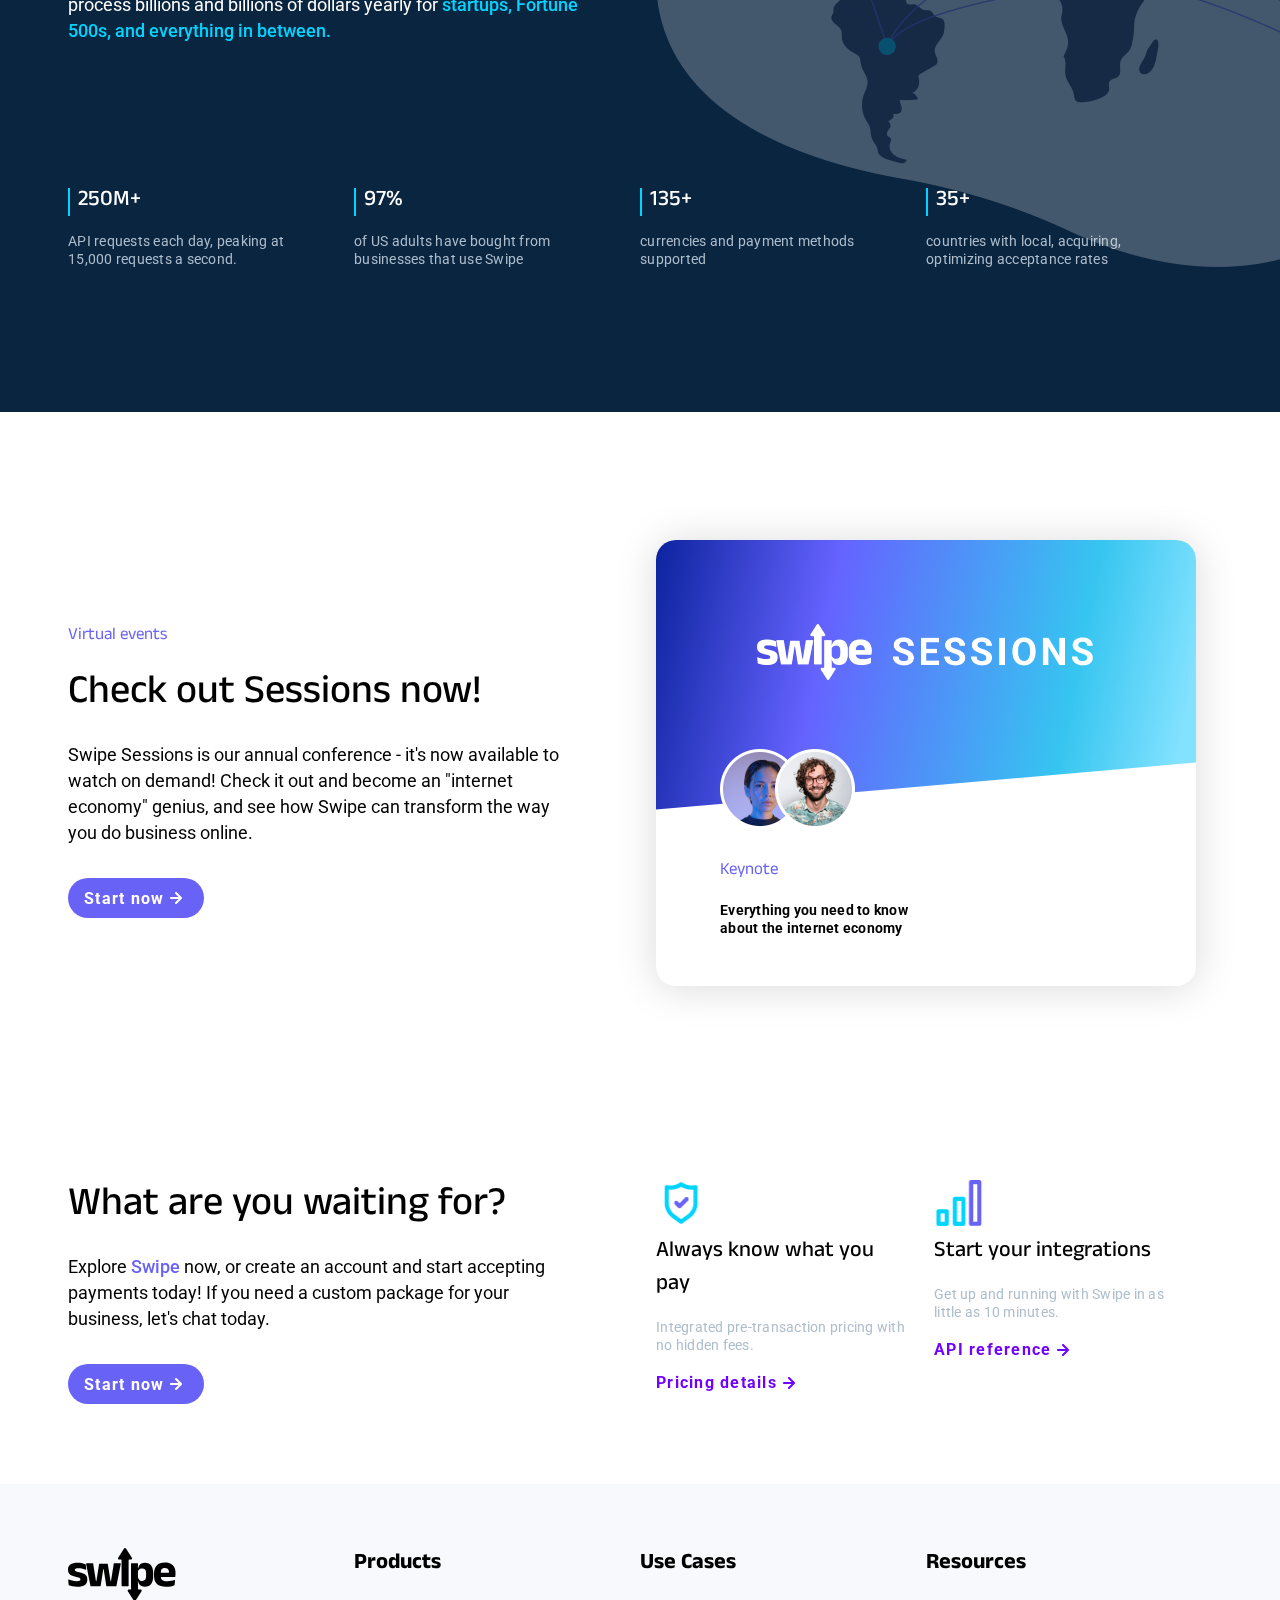
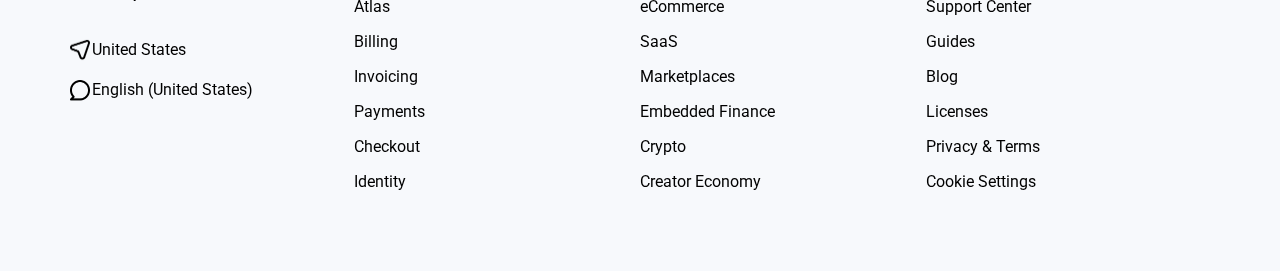
<file: 15_swipe/index.html>
<!DOCTYPE html>
<html lang="en">
	<head>
		<meta charset="UTF-8" />
		<meta name="viewport" content="width=device-width, initial-scale=1.0" />
		<link rel="preconnect" href="https://fonts.googleapis.com" />
		<link rel="preconnect" href="https://fonts.gstatic.com" crossorigin />
		<link
			href="https://fonts.googleapis.com/css2?family=Roboto:ital,wght@0,100;0,300;0,400;0,500;0,700;0,900;1,100;1,300;1,400;1,500;1,700;1,900&display=swap"
			rel="stylesheet"
		/>
		<link rel="preconnect" href="https://fonts.googleapis.com" />
		<link rel="preconnect" href="https://fonts.gstatic.com" crossorigin />
		<link
			href="https://fonts.googleapis.com/css2?family=Anek+Telugu:wght@100..800&display=swap"
			rel="stylesheet"
		/>
		<link rel="stylesheet" href="styles.css" />
		<title>Swipe</title>
	</head>
	<body>
		<div class="section-container">
			<nav class="navbar">
				<img src="assets/logo-white.svg" alt="Swipe inc." />
				<ul class="menu">
					<li><a href="#">Products</a></li>
					<li><a href="#">Solutions</a></li>
					<li><a href="#">Developers</a></li>
					<li><a href="#">Resources</a></li>
					<li><a href="#">Pricing</a></li>
				</ul>
				<div class="hamburger-btn">
					<div class="bar"></div>
					<div class="bar"></div>
					<div class="bar"></div>
				</div>
				<button class="primary-btn navbar-btn">Sign In</button>
			</nav>
		</div>
		<main>
			<!-- GRADIENT BACKGROUND -->
			<canvas id="gradient-canvas"></canvas>
			<!-- HERO SECTION -->
			<div class="hero">
				<div class="section-container two-col">
					<div class="col-left">
						<h1>Payments infrastructure for the world</h1>
						<p>
							Tons of companies all over the world use Swipe's
							seamless platform to manage their business's entire
							financial transaction infrastructure online.
						</p>
						<div class="btn-container">
							<button class="primary-btn with-icon">
								Start now
								<img
									src="assets/arrow-right-light.svg"
									alt="arrow-right-light"
								/>
							</button>
							<button class="secondary-btn with-icon">
								Contact sales
								<img
									src="assets/arrow-right-purple.svg"
									alt="arrow-right-purple"
								/>
							</button>
						</div>
					</div>
					<div class="col-right hero-phone-container">
						<img
							src="assets/hero-phone.png"
							alt="hero-phone"
							class="hero-phone"
						/>
					</div>
				</div>
			</div>
			<!-- PARTNERS SECTION -->
			<div class="partners-section">
				<div class="section-container">
					<div class="partners-grid">
						<img src="assets/instacart.png" alt="Instacart" />
						<img src="assets/salesforce.png" alt="Salesforce" />
						<img src="assets/amazon.png" alt="Amazon" />
						<img src="assets/slack.png" alt="Slack" />
						<img src="assets/shopify.png" alt="Shopify" />
						<img src="assets/google.png" alt="Google" />
						<img src="assets/lyft.png" alt="Lyft" />
						<img src="assets/zoom.png" alt="Zoom" />
					</div>
				</div>
			</div>
			<!-- UNIFIED PLATFORM SECTION -->
			<div class="unified-platform-section">
				<div class="section-container">
					<p class="subtitle">Unified platform</p>
					<h2>All the payment products you'll ever need</h2>
					<div class="two-col">
						<div class="col-left">
							<p>
								We've got everything you'll need and more to
								build websites and apps that handle payments,
								payouts, and much more. Swipe's products power
								payments for all kinds of retailers, all kind of
								businesses, software platforms & marketplaces,
								and everything in between.
							</p>
						</div>
						<div class="col-right">
							<p>
								We also help companies tackle fraud, issue
								invoices, send virtual and physical cards,
								manage financing, wrangle business spend, and
								much morel.
							</p>
						</div>
					</div>
					<button class="primary-btn with-icon">
						Start now
						<img
							src="assets/arrow-right-light.svg"
							alt="arrow-right-light"
						/>
					</button>
				</div>
			</div>
			<!-- GRAPHIC GRID SECTION -->
			<div class="graphic-section">
				<div class="section-container">
					<div class="graphic-grid">
						<img
							src="assets/credit-card.png"
							alt="credit card"
							id="credit-card"
						/>
						<img
							src="assets/slack-invoice.png"
							alt="slack invoice"
							id="slack-invoice"
						/>
						<img src="assets/phone.png" alt="phone" id="phone" />
						<img src="assets/dash.png" alt="dashboard" id="dash" />
					</div>
				</div>
			</div>
			<!-- INTEGRATIONS SECTION -->
			<div class="integrations-section">
				<div class="section-container two-col">
					<div class="col-left">
						<p class="subtitle2">Designed For Engineers</p>
						<h2>The world's best and most intuitive APIs</h2>
						<p>
							We abstract the hard stuff away so your team don't
							can focus on building good technology, instead of
							spending time and money reinventing the wheel.
						</p>
						<button class="primary-btn with-icon">
							Start now
							<img
								src="assets/arrow-right-dark.svg"
								alt="arrow-right-dark"
							/>
						</button>
						<div class="card-container">
							<div class="card">
								<img
									src="assets/tools-icon.png"
									alt="tools-icon"
									class="icon"
								/>
								<h3>Tools for all stacks</h3>
								<p class="secondary-text">
									We offer front end and back end libraries in
									sone of the most widely used technologies,
									old and new.
								</p>
								<button class="secondary-btn with-icon">
									See libraries
									<img
										src="assets/arrow-right-blue.svg"
										alt="arrow-right-blue"
									/>
								</button>
							</div>
							<div class="card">
								<img
									src="assets/cube-icon.png"
									alt="cube-icon"
									class="icon"
								/>
								<h3>Custom Integrations</h3>
								<p class="secondary-text">
									Use integrations for systems like Shopify,
									WooCommerce, and NetSuite, and more.
								</p>
								<button class="secondary-btn with-icon">
									Explore partners
									<img
										src="assets/arrow-right-blue.svg"
										alt="arrow-right-blue"
									/>
								</button>
							</div>
						</div>
					</div>
					<div class="col-right">
						<img
							src="assets/api-code.png"
							alt="api-code"
							id="api-code"
						/>
						<img
							src="assets/terminal-code.png"
							alt="terminal-code"
							id="terminal-code"
						/>
					</div>
				</div>
			</div>
			<!-- WHY SWIPE SECTION -->
			<div class="why-swipe-section">
				<div class="section-container">
					<p class="subtitle">Why Swipe</p>
					<h2>A tech-first approach to finance</h2>
					<div class="card-container">
						<div class="card">
							<img
								src="assets/cloud-icon.png"
								alt="cloud-icon"
								class="icon"
							/>
							<h3>Efficient Always</h3>
							<p class="secondary-text">
								We've optimized every level of the finance
								stack, from integrations to prebuilt checkout
								flows - no detail has been spared.
							</p>
						</div>
						<div class="card">
							<img
								src="assets/cycle-icon.png"
								alt="cycle-icon"
								class="icon"
							/>
							<h3>Fast-Improving</h3>
							<p class="secondary-text">
								We make constant updates and improvements to
								help you stay on the cutting edge of your
								industry, deploying to production around 20X per
								day!
							</p>
						</div>
						<div class="card">
							<img
								src="assets/shield-icon.png"
								alt="shield-icon"
								class="icon"
							/>
							<h3>Tried and true</h3>
							<p class="secondary-text">
								Our systems operate with 100% uptime, with
								scalability and uptime as a guarantee. Swipe kis
								super duper certified so don't worry.
							</p>
						</div>
						<div class="card">
							<img
								src="assets/bars-icon.png"
								alt="bars-icon"
								class="icon"
							/>
							<h3>Crazy Optimized</h3>
							<p class="secondary-text">
								We use machine learning trained on billions of
								data points to help optimize all products, from
								fraud to revenue recovery and more.
							</p>
						</div>
					</div>
				</div>
			</div>
			<!-- GLOBAL SCALE SECTION -->
			<div class="global-section">
				<div class="section-container">
					<div class="two-col">
						<div class="col-left">
							<p class="subtitle2">Global scale</p>
							<h2>A structure for global businesses</h2>
							<p>
								Swipe makes moving money simple, borderless,and
								programable just like the rest of the internet.
								We have teams all over the world and we process
								billions and billions of dollars yearly for
								<a href="#"
									>startups, Fortune 500s, and everything in
									between.</a
								>
							</p>
						</div>
						<div class="col-right">
							<img
								src="assets/global-graphic.png"
								alt="global-graphic"
								id="globe"
							/>
						</div>
					</div>
					<div class="card-container">
						<div class="card">
							<h3>250M+</h3>
							<p class="secondary-text">
								API requests each day, peaking at 15,000
								requests a second.
							</p>
						</div>
						<div class="card">
							<h3>97%</h3>
							<p class="secondary-text">
								of US adults have bought from businesses that
								use Swipe
							</p>
						</div>
						<div class="card">
							<h3>135+</h3>
							<p class="secondary-text">
								currencies and payment methods supported
							</p>
						</div>
						<div class="card">
							<h3>35+</h3>
							<p class="secondary-text">
								countries with local, acquiring, optimizing
								acceptance rates
							</p>
						</div>
					</div>
				</div>
			</div>
			<!-- VIRTUAL EVENTS SECTION -->
			<div class="virtual-events-section">
				<div class="section-container two-col">
					<div class="col-left">
						<p class="subtitle">Virtual events</p>
						<h2>Check out Sessions now!</h2>
						<p>
							Swipe Sessions is our annual conference - it's now
							available to watch on demand! Check it out and
							become an "internet economy" genius, and see how
							Swipe can transform the way you do business online.
						</p>
						<button class="primary-btn with-icon">
							Start now
							<img
								src="assets/arrow-right-light.svg"
								alt="arrow-right-light"
							/>
						</button>
					</div>
					<div class="col-right">
						<div class="swipe-sessions-card">
							<div class="card-top">
								<img
									src="assets/swipe-sessions.png"
									alt="swipe-sessions"
									id="sessions-logo"
								/>
								<div class="avatars">
									<img src="assets/avatar1.png" alt="" />
									<img src="assets/avatar2.png" alt="" />
								</div>
							</div>
							<div class="card-bottom">
								<div class="card-content">
									<p class="subtitle">Keynote</p>
									<p class="secondary-text">
										Everything you need to know about the
										internet economy
									</p>
								</div>
							</div>
						</div>
					</div>
				</div>
			</div>
			<!-- GETTING STARTED SECTION -->
			<div class="getting-started-section">
				<div class="section-container two-col">
					<div class="col-left">
						<h2>What are you waiting for?</h2>
						<p>
							Explore <a href="#">Swipe</a> now, or create an
							account and start accepting payments today! If you
							need a custom package for your business, let's chat
							today.
						</p>
						<button class="primary-btn with-icon">
							Start now
							<img
								src="assets/arrow-right-light.svg"
								alt="arrow-right-light"
							/>
						</button>
					</div>
					<div class="col-right">
						<div class="card">
							<img
								src="assets/shield-icon.png"
								alt="shield-icon"
								class="icon"
							/>
							<h3>Always know what you pay</h3>
							<p class="secondary-text">
								Integrated pre-transaction pricing with no
								hidden fees.
							</p>
							<button class="secondary-btn with-icon">
								Pricing details
								<img
									src="assets/arrow-right-purple.svg"
									alt="arrow-right-purple"
								/>
							</button>
						</div>
						<div class="card">
							<img
								src="assets/bars-icon.png"
								alt="bars-icon"
								class="icon"
							/>
							<h3>Start your integrations</h3>
							<p class="secondary-text">
								Get up and running with Swipe in as little as 10
								minutes.
							</p>
							<button class="secondary-btn with-icon">
								API reference
								<img
									src="assets/arrow-right-purple.svg"
									alt="arrow-right-purple"
								/>
							</button>
						</div>
					</div>
				</div>
			</div>
			<!-- FOOTER SECTION -->
			<footer class="footer">
				<div class="section-container">
					<div class="col">
						<img
							src="assets/logo-dark.svg"
							alt="logo-dark"
							id="footer-logo"
						/>
						<div class="icon-link">
							<img
								src="assets/location-icon.png"
								alt="location-icon"
							/>
							<a href="#">United States</a>
						</div>
						<div class="icon-link">
							<img
								src="assets/comment-icon.png"
								alt="comment-icon"
							/>
							<a href="#">English (United States)</a>
						</div>
					</div>
					<div class="col">
						<h3>Products</h3>
						<ul>
							<li><a href="#">Atlas</a></li>
							<li><a href="#">Billing</a></li>
							<li><a href="#">Invoicing</a></li>
							<li><a href="#">Payments</a></li>
							<li><a href="#">Checkout</a></li>
							<li><a href="#">Identity</a></li>
						</ul>
					</div>
					<div class="col">
						<h3>Use Cases</h3>
						<ul>
							<li><a href="#">eCommerce</a></li>
							<li><a href="#">SaaS</a></li>
							<li><a href="#">Marketplaces</a></li>
							<li><a href="#">Embedded Finance</a></li>
							<li><a href="#">Crypto</a></li>
							<li><a href="#">Creator Economy</a></li>
						</ul>
					</div>
					<div class="col">
						<h3>Resources</h3>
						<ul>
							<li><a href="#">Support Center</a></li>
							<li><a href="#">Guides</a></li>
							<li><a href="#">Blog</a></li>
							<li><a href="#">Licenses</a></li>
							<li><a href="#">Privacy & Terms</a></li>
							<li><a href="#">Cookie Settings</a></li>
						</ul>
					</div>
				</div>
			</footer>
		</main>
		<script src="gradient.js"></script>
	</body>
</html>
</file>
<file: 01_skiResort_exercoise/app.css>
body {
	background-color: #463d36;
	color: #463d36;
	font-family: sans-serif;
}

.container {
	background-color: white;
	width: 600px;
	margin: 100px auto;
	padding: 40px;
	border-radius: 20px;
}

.container h1 {
	margin-top: 0;
	font-size: 40px;
	text-transform: uppercase;
	font-weight: 100;
}

.container h2 {
	color: #a6192e;
	margin-bottom: 0;
	font-size: 28px;
	text-transform: uppercase;
}

.container p {
	font-size: 28px;
}

.container button {
	background-color: #463d36;
	color: white;
	padding: 30px 40px;
	font-size: 24px;
	font-weight: bold;
	text-transform: uppercase;
}
</file>
<file: 03_blog_post/app.css>
body {
	font-family: mukta, sans-serif;
	font-size: 16px;
	margin: 0;
	padding: 0;
	letter-spacing: 0.5px;
}
h1,
h2,
h3,
h4,
h5,
h6 {
	font-family: bitter, serif;
	font-weight: 500;
}
h1 {
	font-size: 80px;
	font-weight: 400;
	letter-spacing: -1.5px;
	margin: 0;
}
h2 {
	font-size: 50px;
	letter-spacing: -0.5px;
}
h3 {
	font-size: 38px;
	letter-spacing: 0px;
}
h4 {
	font-size: 30px;
	letter-spacing: 0.25px;
}
h5 {
	font-size: 24px;
	letter-spacing: 0.25px;
}
h6 {
	font-size: 20px;
	letter-spacing: 0.25px;
}
code {
	color: #e95400;
	font-weight: bold;
}
.hero {
	background-color: #863ae8;
	height: 100vh;
	color: #fff;
	text-align: center;
	display: flex;
	flex-direction: column;
	justify-content: center;
	align-items: center;
}
.hero h1,
.hero p {
	width: 75%;
	max-width: 900px;
	margin: 16px 0;
}
.hero hr {
	width: 75%;
	margin: 32px 0;
}
.content {
	max-width: 900px;
	margin: 0 auto;
	padding: 32px;
}
.content h3 {
	text-transform: capitalize;
}
.info {
	text-align: center;
	font-family: bitter, serif;
	font-weight: bold;
	font-size: 14px;
	letter-spacing: 1.5px;
}
.info span {
	color: #e95400;
}
.headline {
	text-transform: uppercase;
	font-weight: 500;
	letter-spacing: 0;
	margin: 40px 0;
	font-size: 18px;
}
.quote {
	font-style: italic;
	font-size: 14px;
	border-left: #e95400 2px solid;
	padding-left: 16px;
	margin: 32px 0 32px 32px;
}
.quote cite {
	display: block;
	font-weight: bold;
	margin-left: 20px;
}
footer {
	background-color: #863ae8;
}
footer ul {
	list-style: none;
	margin: 0 auto;
	width: 100%;
	max-width: 900px;
	text-align: center;
	padding: 28px 0;
}
footer ul li {
	display: inline;
	padding: 0 16px;
}
footer ul li a {
	color: #fff;
	text-decoration: none;
}
footer ul li a:hover {
	text-decoration: underline;
}
</file>
<file: 04_hazel_cv/app.css>
body {
	padding: 0;
	margin: 0;
	font-family: 'Forum', serif;
}
.hero {
	min-height: 90vh;
	background-color: #f08e80;
	color: white;
	display: inline-block;
}
.navbar {
	display: flex;
	justify-content: space-between;
	align-items: center;
	color: white;
	padding: 14px 32px;
}
.navbar .links a {
	color: white;
	text-decoration: none;
	margin-right: 16px;
	font-size: 1.2rem;
}
.navbar p {
	font-size: 2rem;
	font-weight: bold;
	margin: 0;
}
.navbar .contact {
	background-color: #fff;
	color: #f08e80;
	padding: 16px 24px;
	text-decoration: none;
}
.navbar .contact:hover {
	opacity: 0.8;
}
.hero-content {
	padding: 0 15%;
}
.tagline {
	font-size: 3.5rem;
	color: #fff;
	letter-spacing: 2px;
	padding: 32px 0;
}
.two-column-section {
	font-size: 1rem;
}
.two-column-section > p {
	width: 50%;
	box-sizing: border-box;
	float: left;
}
.two-column-section .skills {
	width: 50%;
	box-sizing: border-box;
	float: left;
	padding: 0;
	list-style: none;
}
.two-column-section .skills li {
	width: 50%;
	float: left;
	margin: 5px 0;
}
.blog-section {
	background-color: white;
	padding: 64px 0;
}
.blog-content {
	padding: 0 15%;
}
.two-column-section .blog-posts {
	width: 50%;
	float: left;
}
.blog-heading {
	font-size: 1.5rem;
}
.blog-text {
	font-size: 1rem;
}
.blog-posts {
	margin-top: 24px;
}
.blog-posts .blog-date {
	font-size: 0.9rem;
	color: gray;
	margin-bottom: 32px;
}
.blog-posts p {
	margin: 8px 0;
}
.events-section {
	background-color: #fdf0e6;
	padding: 64px 0;
	display: inline-block;
	width: 100%;
}
.events-content {
	padding: 0 15%;
}
.events-card {
	width: 50%;
	float: left;
	margin-top: 24px;
}
.events-card p {
	margin: 8px 0;
}
.event-title {
	font-size: 1.5rem;
}
.event-location {
	font-size: 1rem;
}
.events-card .event-date {
	font-size: 0.9rem;
	color: gray;
	margin-bottom: 32px;
}
footer {
	background-color: black;
	color: white;
	padding: 60px;
}
.footer-content {
	text-align: center;
}
footer img {
	width: 2rem;
	height: 2rem;
	margin: 0 8px;
}
@media only screen and (max-width: 1000px) {
	.hero-content {
		padding: 0 5%;
	}
}
@media only screen and (max-width: 750px) {
	.tagline {
		font-size: 2.5rem;
	}
}
@media only screen and (max-width: 500px) {
	.links {
		display: none;
	}
	.tagline {
		font-size: 2.5rem;
		margin: 0;
	}
	.section-heading {
		font-weight: bold;
		font-size: 2rem;
		margin-bottom: 0;
	}
	.blog-content,
	.events-content {
		padding: 0 5%;
	}
	.two-column-section > p {
		width: 100%;
	}
	.two-column-section .skills {
		width: 100%;
	}
	.two-column-section .blog-posts {
		width: 100%;
	}
	.events-card {
		width: 100%;
	}
}
</file>
<file: 05_button_badge/app.css>
body {
	background: radial-gradient(rgb(144, 72, 84), yellow 20%, #01579b);
	height: 100vh;
	font-family: 'DM Sans', sans-serif;
	display: flex;
	justify-content: center;
	align-items: center;
}
.btn {
	color: white;
	text-decoration: none;
	text-transform: capitalize;
	border: 2px solid white;
	padding: 15px 30px;
	border-radius: 4px;
	position: relative;
	background-color: rgba(0, 0, 0, 0.1);
	box-shadow: 0 2px 10px rgba(0, 0, 0, 0.2);
}
.badge {
	background-color: #4caf50;
	border: 2px solid white;
	padding: 5px 10px;
	border-radius: 50%;
	position: absolute;
	top: -10px;
	right: -10px;
}
</file>
<file: 06_fancy_hover/app.css>
body {
	background: linear-gradient(to bottom right, #3899ee, #38e2ee);
	height: 100vh;
	display: flex;
	justify-content: center;
	align-items: center;
}
.btn {
	background-color: white;
	color: #401aff;
	text-transform: uppercase;
	letter-spacing: 0.05rem;
	border-radius: 0.3rem;
	padding: 2rem 7rem;
	font-size: 1.8rem;
	font-weight: 700;
	margin: 0 1rem;
	border: none;
	cursor: pointer;
	transition: all 0.2s ease-in-out, box-shadow 0.2s ease-in-out;
}
.btn1 {
	box-shadow: 0 14px 28px rgba(0, 0, 0, 0.25), 0 10px 10px rgba(0, 0, 0, 0.22);
}
.btn1:hover {
	transform: translateY(-5px);
	box-shadow: 0 19px 38px rgba(0, 0, 0, 0.3), 0 15px 13px rgba(0, 0, 0, 0.22);
}
.btn2 {
	box-shadow: 0 19px 38px rgba(0, 0, 0, 0.3), 0 15px 13px rgba(0, 0, 0, 0.22);
}
.btn2:hover {
	transform: scale(0.95);
	box-shadow: 0 10px 20px rgba(0, 0, 0, 0.18), 0 6px 6px rgba(0, 0, 0, 0.22);
}
</file>
<file: 07_card_demo/app.css>
body {
	margin: 0;
	height: 100vh;
	background: linear-gradient(cyan, purple);
}
.container {
	display: flex;
	justify-content: center;
}
.card {
	background-color: white;
	border-radius: 5px;
	width: 400px;
	margin: 0 30px;
	display: flex;
	flex-direction: column;
	padding: 10px;
}
.card footer {
	background-color: slateblue;
	color: white;
	padding: 20px;
	margin-top: auto;
}
</file>
<file: 08_cost_estimator/index.css>
body {
	background-color: rgb(233, 223, 255);
	font-family: 'Open Sans', sans-serif;
	display: flex;
	flex-direction: column;
	justify-content: center;
	align-items: center;
	padding: 32px;
	color: rgb(44, 44, 44);
}
h1 {
	color: rgb(83, 49, 156);
	margin: 32px 0 64px 0;
}
.container {
	background-color: white;
	width: 100%;
	max-width: 900px;
	box-sizing: border-box;
	display: flex;
	flex-direction: column;
	justify-content: center;
	align-items: center;
	border-radius: 20px;
	position: relative;
	padding: 0 64px 64px 64px;
}
.tabs {
	display: flex;
	width: 100%;
	justify-content: space-around;
	text-transform: uppercase;
	font-weight: bold;
	color: rgb(200, 175, 255);
	padding: 16px;
}
.tabs p {
	padding: 8px;
}
.tabs p:hover {
	cursor: pointer;
	color: rgb(83, 49, 156);
}
.tabs .active {
	color: rgb(83, 49, 156);
	position: relative;
}
.line {
	height: 3px;
	width: 100%;
	top: 98px;
	background-color: rgb(231, 231, 231);
	position: absolute;
}
.tabs .active::before {
	content: '';
	width: 200%;
	height: 4px;
	background-color: rgb(83, 49, 156);
	position: absolute;
	bottom: -32px;
	left: -50%;
	z-index: 2;
	border-radius: 10px;
}
.toggle-wrapper {
	display: flex;
	margin-top: 16px;
}
.toggle-wrapper img {
	height: 40px;
	margin: 0 16px;
}
.toggle {
	background-color: rgb(83, 49, 156);
	height: 32px;
	width: 140px;
	border-radius: 20px;
	display: flex;
	justify-content: space-between;
	align-items: center;
	padding: 1px 4px 1px 16px;
	text-transform: uppercase;
	font-weight: bold;
}
.toggle span:first-of-type {
	color: white;
}
.toggle span:last-of-type {
	background-color: white;
	color: rgb(83, 49, 156);
	padding: 2px 16px;
	border-radius: 20px;
}
.sessions-card {
	background-color: rgb(250, 247, 255);
	text-align: center;
	padding: 32px;
	width: 50%;
	text-transform: uppercase;
	margin: 16px 0;
	border-radius: 10px;
	box-sizing: border-box;
}
.sessions-card p {
	color: rgb(44, 44, 44);
	font-size: 12px;
	font-weight: bold;
	margin-bottom: 16px 0 0 0;
}
.sessions-card .number {
	color: rgb(83, 49, 156);
	font-size: 54px;
	margin: 0;
}
.description {
	line-height: 32px;
	margin: 16px 0 32px 0;
}
.slider {
	width: 100%;
	position: relative;
	margin-bottom: 16px;
}
.slider .bar {
	width: 100%;
	height: 16px;
	background-color: rgb(248, 248, 248);
	border: 1px solid rgb(210, 210, 210);
	border-radius: 20px;
}
.slider .progress {
	width: 31%;
	height: 18px;
	background: linear-gradient(
		90deg,
		rgba(2, 0, 36, 1),
		0%,
		rgba(53, 10, 74, 1) 36%,
		rgba(83, 49, 156, 1) 100%
	);
	border-top-left-radius: 20px;
	border-bottom-left-radius: 20px;
	position: absolute;
	top: 0;
	left: 0;
}
.slider .point {
	height: 24px;
	width: 24px;
	background-color: rgb(83, 49, 156);
	border-radius: 50%;
	position: absolute;
	top: -5px;
	left: 29%;
	border: 2px solid white;
	transition: 0.2 transform ease;
}
.slider .point:hover {
	cursor: pointer;
	transform: scale(1.15);
}
.scale {
	width: 100%;
}
.slider .scale ul {
	list-style: none;
	display: flex;
	justify-content: space-between;
	padding: 0;
	font-weight: bold;
	color: rgb(166, 166, 166);
}
.card-wrapper {
	display: flex;
}
.card {
	background-color: rgb(250, 247, 255);
	border-radius: 10px;
	margin: 16px;
	padding: 16px 32px;
	box-shadow: 0px 3px 11px 1px rgba(0, 0, 0, 0.1);
	text-align: center;
	font-weight: bold;
	color: rgb(83, 49, 156);
	transition: 0.15s transform ease;
	position: relative;
}
.card:hover {
	transform: translateY(-8px);
}
.card .top-section {
	padding: 8px;
	text-transform: uppercase;
}
.card .top-section p {
	margin: 4px 0;
}
.card .price {
	font-size: 42px;
	color: rgb(44, 44, 44);
}
.card hr {
	width: 30%;
	border: 1px solid rgb(210, 210, 210);
	border-radius: 2px;
}
.card button {
	border: none;
	color: white;
	background-color: rgb(83, 49, 156);
	padding: 16px;
	border-radius: 10px;
	transition: 0.15s transform ease;
	font-weight: bold;
	margin: 8px 0;
}
.card button:hover {
	cursor: pointer;
	transform: scale(1.05);
}
.card .save-header {
	color: white;
	background: linear-gradient(
		90deg,
		rgba(2, 0, 36, 1) 0%,
		rgba(53, 10, 74, 1) 36%,
		rgba(83, 49, 156, 1) 100%
	);
	position: absolute;
	width: 100%;
	top: -24px;
	left: 0;
	border-top-left-radius: 10px;
	border-top-right-radius: 10px;
}
@media only screen and (max-width: 700px) {
	body {
		padding: 16px;
	}
	h1 {
		margin: 0 0 24px 0;
	}
	.card {
		width: 100%;
	}
	.card-wrapper {
		flex-wrap: wrap-reverse;
	}
	.container {
		padding: 0 16px;
	}
}
@media only screen and (max-width: 500px) {
	.sessions-card {
		width: 100%;
	}
	.tabs {
		font-size: 0.85rem;
	}
	.description {
		font-size: 0.85rem;
		line-height: 24px;
		width: 90%;
	}
}
</file>
<file: 09_grid_project/app.css>
body {
	font-family: 'Poppins', sans-serif;
}
.container {
	max-width: 90%;
	margin: 0 auto;
	padding: 0 16px;
}
.navbar {
	display: flex;
	justify-content: space-between;
	padding: 64px 0;
}
.navbar .left {
	font-size: 32px;
	font-weight: bold;
}
.navbar .right {
	width: 55%;
	display: flex;
	justify-content: space-between;
	align-items: center;
}
.navbar .right a {
	text-decoration: none;
	color: black;
}
.navbar .right a:hover {
	text-decoration: underline;
}
.navbar .right img {
	width: 24px;
	height: 24px;
}
.bar1,
.bar2,
.bar3 {
	background-color: black;
	height: 4px;
	width: 36px;
	margin: 3px;
	border-radius: 10px;
}
.navbar .hamburger {
	display: none;
}
.navbar .hamburger:hover {
	cursor: pointer;
}
.mobileNav {
	width: 80px;
	background-color: white;
	height: 100vh;
	display: flex;
	flex-direction: column;
	justify-content: center;
	align-items: center;
	position: fixed;
	z-index: 2;
	top: 0;
	right: -160px;
	padding: 16px;
	transition: transform 0.5s;
}
.mobileNav img {
	width: 24px;
	height: 24px;
}
.openDrawer {
	transform: translateX(-160px);
}
.mobileNav a {
	text-decoration: none;
	color: black;
	margin: 16px 0;
}
.mobileNav a:hover {
	text-decoration: underline;
}
.project-grid {
	display: grid;
	grid-template-areas:
		'eth eth alphabet'
		'eth eth traveler'
		'astro cube traveler'
		'cup insta insta'
		'cup insta insta'
		'foam foam dimensional'
		'foam foam dimensional';
	gap: 16px;
	width: 100%;
}
#eth {
	grid-area: eth;
}
#alphabet {
	grid-area: alphabet;
}
#traveler {
	grid-area: traveler;
}
#astro {
	grid-area: astro;
}
#cube {
	grid-area: cube;
}
#cup {
	grid-area: cup;
}
#insta {
	grid-area: insta;
}
#foam {
	grid-area: foam;
}
#dimensional {
	grid-area: dimensional;
}
.project {
	/* width: 300px; */
	position: relative;
}
.project img {
	width: 100%;
	height: 100%;
	object-fit: cover;
}
.project .overlay {
	background-color: rgba(255, 255, 255, 0.1);
	position: absolute;
	top: 0;
	left: 0;
	width: 100%;
	height: 100%;
	display: flex;
	justify-content: center;
	align-items: center;
	margin: 0;
	font-size: 24px;
	font-weight: bold;
	letter-spacing: 2px;
	opacity: 0;
	transition: all 0.3s ease;
}
.project:hover .overlay {
	opacity: 1;
	cursor: pointer;
}
#astro,
#insta,
#dimensional {
	color: white;
}
.footer {
	text-align: center;
	padding: 64px;
}
@media only screen and (max-width: 850px) {
	.container {
		max-width: 100%;
	}
	.project-grid {
		max-width: 100%;
		grid-template-areas:
			'eth eth'
			'alphabet traveler'
			'astro cube'
			'insta insta'
			'cup foam'
			'dimensional dimensional';
	}
	p.overlay {
		font-size: 16px;
	}
}
@media only screen and (max-width: 500px) {
	.navbar {
		padding: 16px 24px;
		box-sizing: border-box;
		position: fixed;
		top: 0;
		left: 0;
		z-index: 1000;
		background-color: white;
		width: 100%;
	}
	.navbar .right {
		display: none;
	}
	.navbar .hamburger {
		height: 50px;
		width: 50px;
		display: flex;
		flex-direction: column;
		justify-content: center;
		align-items: center;
	}
	.project-grid {
		grid-template-areas:
			'eth eth'
			'alphabet alphabet'
			'traveler traveler'
			'astro cube'
			'insta insta'
			'cup cup'
			'foam foam'
			'dimensional dimensional';
		margin-top: 100px;
	}
}
.animateBar1 {
	animation: flipBar1 1s forwards;
}
.animateBar2 {
	animation: fadeBar2 1s forwards;
}
.animateBar3 {
	animation: flipBar3 1s forwards;
}
@keyframes flipBar1 {
	from {
		transform: rotate(0deg);
	}
	to {
		transform: rotate(45deg) translate(4px, 10px);
	}
}
@keyframes fadeBar2 {
	from {
		transform: scale(1);
		opacity: 1;
	}
	to {
		transform: scale(0);
		opacity: 0;
	}
}
@keyframes flipBar3 {
	from {
		transform: rotate(0deg);
	}
	to {
		transform: rotate(-45deg) translate(4px, -10px);
	}
}
</file>
<file: 10_simple_spinner/app.css>
body {
	display: flex;
	justify-content: center;
	align-items: center;
	height: 100vh;
	background-color: black;
}
.spinner {
	width: 200px;
	height: 200px;
	border-radius: 50%;
	border: 12px solid #cfd8dc;
	border-top-color: #3f51b5;
	animation: 1s spin infinite ease-in-out;
}
@keyframes spin {
	0% {
		transform: rotate(0deg);
	}
	100% {
		transform: rotate(360deg);
	}
}
</file>
<file: 12_fancy_hover_btn/app.css>
body {
	display: flex;
	justify-content: center;
	align-items: center;
	height: 100vh;
	font-family: sans-serif;
}
.btn {
	padding: 20px 40px;
	text-transform: uppercase;
	border: 2px solid #e91e63;
	text-decoration: none;
	border-radius: 25px;
	color: #e91e63;
	position: relative;
	overflow: hidden;
	transition: color 0.5s ease;
}
.btn::before {
	content: '';
	width: 100%;
	height: 100%;
	background: #e91e63;
	position: absolute;
	top: 0;
	left: 0;
	transform: translateX(-100%);
	z-index: -1;
}
.btn:hover {
	color: white;
}
.btn:hover::before {
	transform: translateX(0);
	transition: transform 0.5s ease;
}
</file>
<file: 13_fancy_animated_spinner/app.css>
body {
	display: flex;
	justify-content: center;
	align-items: center;
	height: 100vh;
	font-family: sans-serif;
}
.spinner {
	width: 300px;
	height: 300px;
	border-radius: 50%;
	background: conic-gradient(cyan, yellow, magenta, cyan);
	border: 4px solid white;
	box-shadow: inset 0px 0px 110px -70px black;
	position: relative;
	animation: spin 2s linear infinite;
}
.spinner::after {
	content: '';
	background-color: white;
	height: 80%;
	width: 80%;
	border-radius: 50%;
	position: absolute;
	top: 50%;
	left: 50%;
	transform: translate(-50%, -50%);
	box-shadow: inset 0px 0px 110px -70px black;
	border: 4px solid white;
}
@keyframes spin {
	from {
		transform: rotate(0deg);
	}
	to {
		transform: rotate(360deg);
	}
}
</file>
<file: 15_swipe/styles.css>
/* VARIABLE STYLES */
:root {
	/* TEXT */
	--text-dark: #000;
	--text-light: #fff;
	--text-gray: #adbdcc;
	--body-font: 'Roboto', sans-serif;
	--heading-font: 'Anek Telugu', sans-serif;
	--h1-size: 94px;
	--h1-height: 108px;
	--h2-size: 50px;
	--h2-height: 75px;
	--h3-size: 40px;
	--h4-size: 32px;
	--h5-size: 28px;
	--h6-size: 22px;
	--subtitle-size: 17px;
	--subtitle-height: 26px;
	--p-size: 18px;
	--p-height: 26px;
	--secondary-text-size: 14px;
	--secondary-text-height: 18px;
	--btn-size: 16px;
	/* SPACING */
	--spacing-sm: 8px;
	--spacing-md: 16px;
	--spacing-lg: 32px;
	--spacing-xl: 64px;
	--standard-width: 1144px;
	/* COLORS */
	--purple-1: #6962f7;
	--purple-2: #7000ff;
	--blue-1: #00d4ff;
	--primary-accent: #0a2540;
	--primary-btn-hover-color: #6d7a88;
	--bg-white: #fff;
	--bg-light: #f7f9fc;
	/* SHADOWS */
	--standard-box-shadow: 0px 2px 40px rgba(0, 0, 0, 0.15);
	/* GRADIENTS */
	--primary-gradient: linear-gradient(
		101.33deg,
		#08209a 0.76%,
		#6563ff 33.33%,
		#36c5f0 76.92%,
		#83e2ff 96.96%
	);
}
/* GENERAL STYLES */
html,
body {
	width: 100%;
	position: relative;
	overflow-x: hidden;
}

body {
	font-family: var(--body-font);
	color: var(--text-dark);
	margin: 0;
	box-sizing: border-box;
	padding: var(--spacing-sm) 0 0 0;
	background-color: var(--bg-white);
	display: flex;
	flex-direction: column;
	align-items: center;
	justify-content: center;
}
h1 {
	font-family: var(--heading-font);
	font-weight: 600;
	font-size: var(--h1-size);
	margin: 0;
	width: 100%;
	letter-spacing: -1px;
	line-height: var(--h1-height);
}
h2 {
	font-family: var(--heading-font);
	font-weight: 500;
	font-size: var(--h3-size);
	margin: 0;
	width: 100%;
}
h3 {
	font-family: var(--heading-font);
	font-weight: 600;
	font-size: var(--h3-size);
	margin: 0;
	width: 100%;
}
h4 {
	font-family: var(--heading-font);
	font-weight: 500;
	font-size: var(--h4-size);
	margin: 0;
	width: 100%;
	letter-spacing: 0.25px;
}
h5 {
	font-family: var(--heading-font);
	font-weight: 500;
	font-size: var(--h5-size);
	margin: 0;
	width: 100%;
}
h6 {
	font-family: var(--heading-font);
	font-weight: 500;
	font-size: var(--h6-size);
	margin: 0;
	width: 100%;
}
a {
	text-decoration: none;
	color: var(--purple-1);
	font-weight: 500;
	transition: color 0.25s ease;
}
a:hover {
	color: var(--primary-accent);
}
p {
	font-size: var(--p-size);
	line-height: var(--p-height);
	font-weight: 400;
	margin: var(--spacing-md) 0;
}
.subtitle {
	color: var(--purple-1);
	font-family: var(--heading-font);
	font-size: var(--subtitle-size);
	line-height: var(--subtitle-height);
}
.subtitle2 {
	color: var(--blue-1);
	font-family: var(--heading-font);
	font-size: var(--subtitle-size);
	line-height: var(--subtitle-height);
}
.secondary-text {
	font-size: var(--secondary-text-size);
	line-height: var(--secondary-text-height);
	color: var(--text-gray);
	letter-spacing: 0.25px;
}
/* BTN STYLES */
.primary-btn {
	font-family: var(--body-font);
	font-size: var(--btn-size);
	letter-spacing: 1.25px;
	font-weight: bold;
	border-radius: 20px;
	border: none;
	background-color: var(--primary-accent);
	color: var(--text-light);
	padding: var(--spacing-sm) var(--spacing-md);
	transition: all 0.15s ease;
}
.primary-btn:hover {
	background-color: var(--primary-btn-hover-color);
	cursor: pointer;
}
.secondary-btn {
	font-family: var(--body-font);
	font-size: var(--btn-size);
	letter-spacing: 1.25px;
	font-weight: bold;
	border-radius: 20px;
	border: none;
	background-color: transparent;
	color: var(--primary-accent);
	transition: all 0.15s ease;
}
.secondary-btn:hover {
	opacity: 0.75;
	cursor: pointer;
}
.with-icon {
	display: flex;
	justify-content: center;
	align-items: center;
}
.with-icon > img {
	transition: transform 0.25s ease;
}
.with-icon:hover > img {
	transform: translateX(4px);
}
main {
	width: 100%;
	margin: var(--spacing-xl) 0 0 0;
}
/* CARD */
.card {
	display: flex;
	flex-direction: column;
	justify-content: flex-start;
	align-items: flex-start;
	padding: var(--spacing-sm) var(--spacing-md) var(--spacing-sm) 0;
}
.card .icon {
	width: 50px;
	margin: 0 0 var(--spacing-sm) 0;
}
.card h4 {
	margin: 0 0 var(--spacing-sm) 0;
}
h3 {
	font-family: var(--heading-font);
	font-weight: 500;
	font-size: var(--h6-size);
	margin: 0;
	width: 100%;
}
/* CONTAINERS */
.section-container {
	width: 100%;
	max-width: var(--standard-width);
	/* margin: 0 auto;
    padding: 0 var(--spacing-md); */
}
.two-col {
	width: 100%;
	display: flex;
	flex-direction: row;
	justify-content: center;
	align-items: flex-start;
	box-sizing: border-box;
}
.two-col > .col-left {
	width: 50%;
	box-sizing: border-box;
	padding: 0 var(--spacing-md) 0 0;
	display: flex;
	flex-direction: column;
	align-items: start;
	justify-content: center;
}
.two-col > .col-right {
	width: 50%;
	box-sizing: border-box;
	padding: 0 0 0 var(--spacing-md);
	display: flex;
	flex-direction: column;
	align-items: start;
	justify-content: center;
}
/* NAVBAR */
.navbar {
	display: flex;
	justify-content: space-between;
	align-items: center;
	width: 100%;
	max-width: var(--standard-width);
	padding: 0 var(--spacing-md);
	margin-bottom: var(--spacing-lg);
	box-sizing: border-box;
}
.menu {
	display: flex;
	list-style: none;
	justify-content: center;
	align-items: center;
}
.menu a {
	color: var(--text-light);
	margin: 0 var(--spacing-md);
	font-weight: bold;
}
.menu a:hover {
	text-decoration: underline;
}
.navbar-btn {
	background: rgba(250, 250, 250, 0.25);
}
.navbar-btn:hover {
	background: rgba(250, 250, 250, 0.5);
}
/* HERO STYLES */
.btn-container {
	display: flex;
	margin: var(--spacing-md) 0;
}
.btn-container button:nth-of-type(2) {
	margin: 0 0 0 var(--spacing-md);
	color: var(--purple-2);
}
.hamburger-btn {
	display: none;
}
/* ANIMATED GRADIENT */
#gradient-canvas {
	width: 200%;
	height: 970px;
	transform: rotate(-10deg);
	position: absolute;
	top: -600px;
	left: -50%;
	z-index: -1;
	--gradient-color-1: #ef008f;
	--gradient-color-2: #6ec3f4;
	--gradient-color-3: #7038ff;
	--gradient-color-4: #ffba27;
}
/* HERO SECTION */
.hero {
	width: 100%;
	display: flex;
	justify-content: center;
}
.hero p {
	max-width: 480px;
}
.hero .hero-phone-container {
	height: 564px;
	align-items: flex-end;
}
.hero-phone {
	height: 628px;
	transform: translate(32px, -32px);
}
/* PARTNERS SECTION */
.partners-section {
	width: 100%;
	display: flex;
	justify-content: center;
}
.partners-grid {
	display: grid;
	grid-template-columns: repeat(4, 1fr);
	grid-template-rows: repeat(2, 1fr);
	margin: var(--spacing-xl) 0;
	column-gap: var(--spacing-md);
	row-gap: var(--spacing-lg);
}
.partners-grid img {
	height: 60px;
	place-self: center;
}
/* UNIFIED PLATFORM SECTION */
.unified-platform-section {
	padding: var(--spacing-xl) 0;
	width: 100%;
	display: flex;
	justify-content: center;
	background-color: var(--bg-light);
}
.unified-platform-section h2 {
	width: 50%;
	margin-bottom: var(--spacing-md);
}
.unified-platform-section .primary-btn {
	background-color: var(--purple-1);
	margin: var(--spacing-md) 0;
}
.unified-platform-section .primary-btn:hover {
	background-color: var(--primary-accent);
}
/* GRAPHIC GRID SECTION */
.graphic-section {
	width: 100%;
	display: flex;
	justify-content: center;
	background-color: var(--bg-light);
}
.graphic-grid {
	display: grid;
	grid-template-areas:
		'card slack slack'
		'phone slack slack'
		'phone dash dash';
	grid-gap: var(--spacing-lg);
	padding: var(--spacing-lg) 0;
}
#credit-card {
	grid-area: card;
	width: 100%;
	box-shadow: var(--standard-box-shadow);
	border-radius: 20px;
}
#slack-invoice {
	grid-area: slack;
	width: 100%;
	box-shadow: var(--standard-box-shadow);
	border-radius: 20px;
}
#phone {
	grid-area: phone;
	width: 100%;
}
#dash {
	grid-area: dash;
	width: 100%;
	box-shadow: var(--standard-box-shadow);
	border-radius: 20px;
}
/* INTEGRATIONS SECTION */
.integrations-section {
	color: var(--text-light);
	/* background-color: var(--primary-accent); */
	width: 100%;
	display: flex;
	justify-content: center;
	position: relative;
	padding: calc(var(--spacing-xl) * 3) 0;
	z-index: 1;
}
.integrations-section::before {
	content: '';
	width: 100%;
	height: 1100px;
	background-color: var(--primary-accent);
	position: absolute;
	top: -32px;
	left: 0;
	z-index: -1;
	transform: skewY(-10deg);
}
.integrations-section::after {
	content: '';
	background-color: var(--bg-light);
	width: 100%;
	height: 50%;
	position: absolute;
	top: 0;
	left: 0;
	z-index: -2;
}
.integrations-section .primary-btn {
	background-color: var(--blue-1);
	color: var(--primary-accent);
	margin: var(--spacing-md) 0 0 0;
}
.integrations-section .primary-btn:hover {
	background-color: var(--bg-white);
}
.card-container {
	display: flex;
	margin: var(--spacing-lg) 0;
}
.card-container .card {
	width: 50%;
}
.integrations-section .secondary-btn {
	color: var(--blue-1);
}
#api-code {
	max-width: 478px;
	margin: 0 0 var(--spacing-md) 0;
	border-radius: 20px;
}
#terminal-code {
	max-width: 478px;
	border-radius: 20px;
}
/* WHY SWIPE SECTION */
.why-swipe-section {
	width: 100%;
	display: flex;
	justify-content: center;
	padding: calc(var(--spacing-xl) * 3) 0;
}
.why-swipe-section .card-container {
	margin: var(--spacing-lg) 0;
}
.why-swipe-section .card-container .card {
	width: 25%;
	padding: 0 var(--spacing-sm) 0 0;
	margin: 0 var(--spacing-md) 0 0;
	box-sizing: border-box;
}
.why-swipe-section .secondary-text {
	color: var(--text-dark);
}
/* GLOBAL SECTION */
.global-section {
	width: 100%;
	display: flex;
	justify-content: center;
	color: var(--text-light);
	position: relative;
	padding: calc(var(--spacing-xl) * 3) 0 0 0;
}
.global-section::before {
	content: '';
	width: 100%;
	height: 1200px;
	background-color: var(--primary-accent);
	position: absolute;
	top: -32px;
	left: 0;
	transform: skewY(-10deg);
	z-index: -1;
}
.global-section a {
	color: var(--blue-1);
}
.global-section a:hover {
	color: var(--text-light);
}
.global-section .card-container {
	margin: calc(var(--spacing-xl) * 2) 0;
}
.global-section .card-container .card {
	width: 25%;
	box-sizing: border-box;
	padding: 0 var(--spacing-sm) 0 0;
	margin: 0 var(--spacing-md) 0 0;
}
.global-section .card-container .card h3 {
	border-left: 2px solid var(--blue-1);
	padding: 0 0 0 var(--spacing-sm);
	line-height: 28px;
}
#globe {
	max-width: 844px;
	opacity: 25%;
	position: absolute;
	top: 10%;
}
/* VIRTUAL EVENTS SECTION */
.virtual-events-section {
	display: flex;
	justify-content: center;
	padding: calc(var(--spacing-xl) * 2) 0;
	position: relative;
}
.virtual-events-section::before {
	content: '';
	background-color: var(--bg-white);
	width: 100%;
	height: 100%;
	position: absolute;
	top: 0;
	z-index: -1;
}
.virtual-events-section .primary-btn {
	background-color: var(--purple-1);
	margin: var(--spacing-md) 0 0 0;
}
.virtual-events-section .primary-btn:hover {
	background-color: var(--primary-accent);
}
.virtual-events-section .col-left {
	height: 446px;
	padding: 0 var(--spacing-xl) 0 0;
}
.swipe-sessions-card {
	width: 540px;
	height: 446px;
	box-shadow: var(--standard-box-shadow);
	border-radius: 20px;
	overflow: hidden;
}
.swipe-sessions-card .card-top {
	width: 100%;
	height: 50%;
	display: flex;
	justify-content: center;
	align-items: center;
	position: relative;
}
.swipe-sessions-card .card-top::before {
	background: var(--primary-gradient);
	content: '';
	width: 100%;
	height: 150%;
	position: absolute;
	top: -40%;
	transform: skewY(-5deg);
	z-index: 1;
}
#sessions-logo {
	z-index: 2;
	width: 338px;
}
.virtual-events-section .avatars {
	position: absolute;
	bottom: -70px;
	left: var(--spacing-xl);
	z-index: 3;
	/* width: 140px;
	height: 80px; */
}
.virtual-events-section .avatars img {
	width: 80px;
}
.virtual-events-section .avatars img:nth-of-type(2) {
	position: absolute;
	left: 55px;
}
.virtual-events-section .card-bottom {
	width: 100%;
	height: 50%;
	box-sizing: border-box;
	padding: var(--spacing-xl);
}
.virtual-events-section .card-bottom .subtitle {
	margin: var(--spacing-lg) 0 0 0;
}
.virtual-events-section .card-bottom .secondary-text {
	color: var(--text-dark);
	font-weight: 700;
	width: 50%;
}
/* GETTING STARTED SECTION */
.getting-started-section {
	display: flex;
	justify-content: center;
	padding: var(--spacing-xl) 0;
}
.getting-started-section .primary-btn {
	background-color: var(--purple-1);
	margin: var(--spacing-md) 0;
}
.getting-started-section .primary-btn:hover {
	background-color: var(--primary-accent);
}
.getting-started-section .col-left {
	padding: 0 var(--spacing-xl) 0 0;
}
.getting-started-section .col-right {
	flex-direction: row;
}
.getting-started-section .col-right .card {
	width: 50%;
	box-sizing: border-box;
	padding: 0 var(--spacing-sm) 0 0;
	margin: 0 var(--spacing-md) 0 0;
}
.getting-started-section .col-right .card .secondary-btn {
	color: var(--purple-2);
	padding-left: 0;
}
/* FOOTER STYLES */
.footer {
	display: flex;
	justify-content: center;
	background-color: var(--bg-light);
	padding: var(--spacing-xl) 0;
}
#footer-logo {
	max-width: 108px;
	margin: 0 0 var(--spacing-md) 0;
}
.footer .section-container {
	display: flex;
}
.footer .col {
	width: 25%;
}
.footer .col ul {
	list-style: none;
	padding: 0;
}
.footer .col ul li {
	margin: var(--spacing-md) 0;
}
.footer .col a {
	color: var(--text-dark);
	font-weight: normal;
}
.footer .col a:hover {
	color: var(--purple-1);
	text-decoration: underline;
}
.footer .icon-link {
	display: flex;
	align-items: center;
	margin: var(--spacing-md) 0;
}
.footer .icon-link img {
	width: 24px;
}
.footer h3 {
	font-size: var(--h6-size);
	font-weight: 700;
}
@media only screen and (max-width: 1144px) {
	.section-container {
		padding: 0 var(--spacing-md);
	}
	:root {
		--h1-size: 80px;
		--h1-heigh: 85px;
	}
	.hero-phone {
		height: 550px;
		transform: translateY(-60px);
	}
	.hero .col-left {
		width: 60%;
	}
	.hero .col-right {
		width: 40%;
	}
}
@media only screen and (max-width: 850px) {
	:root {
		--h1-size: 70px;
		--h1-heigh: 75px;
	}

	/* PARTNERS GRID */
	.partners-grid img {
		width: 100%;
		height: auto;
	}

	/* INTEGRATIONS SECTION */
	.integrations-section .col-left {
		width: 60%;
	}
	.integrations-section .col-right {
		width: 40%;
	}
}

/* TABLET */
@media only screen and (max-width: 768px) {
	:root {
		--h1-size: 58px;
		--h1-height: 65px;
		--h3-size: 34px;
		--h6-size: 16px;
	}

	/* NAVBAR STYLES */
	.navbar .menu {
		display: none;
	}
	.navbar .navbar-btn {
		display: none;
	}
	.hamburger-btn {
		width: 50px;
		height: 30px;
		background-color: rgba(250, 250, 250, 0.25);
		border-radius: 20px;
		display: flex;
		flex-direction: column;
		justify-content: center;
		align-items: center;
		cursor: pointer;
	}
	.hamburger-btn .bar {
		width: 18px;
		height: 2px;
		background-color: var(--bg-white);
		margin: 1px 0;
	}

	/* HERO STYLES */
	.hero .two-col {
		align-items: center;
	}
	.hero .col-left {
		width: 60%;
	}
	.hero .col-right {
		width: 40%;
	}
	.hero-phone {
		height: 450px;
		transform: translateX(32px);
	}
	.navbar {
		margin: 0;
	}
	main {
		margin: 0;
	}

	/* UNIFIED PLATFORM */
	.unified-platform-section h2 {
		width: 100%;
	}

	/* INTEGRATIONS SECTION */
	.integrations-section .card-container {
		flex-direction: column;
	}
	.integrations-section .card-container .card {
		width: 100%;
	}

	/* WHY SWIPE */
	.why-swipe-section {
		padding: var(--spacing-md) 0 var(--spacing-xl) 0;
	}
	.why-swipe-section .card-container {
		flex-wrap: wrap;
	}
	.why-swipe-section .card-container .card {
		width: 50%;
		margin: var(--spacing-md) 0;
	}

	/* GLOBAL SCALE SECTION */
	.global-section .card-container {
		flex-wrap: wrap;
		margin: var(--spacing-lg) 0;
	}
	.global-section .card-container .card {
		width: 50%;
		margin: var(--spacing-md) 0;
	}

	/* GETTING STARTED SECTION */
	.getting-started-section .two-col {
		align-items: center;
	}
	.getting-started-section .col-right {
		flex-wrap: wrap;
	}
	.getting-started-section .col-right .card {
		width: 100%;
		margin: var(--spacing-md) 0;
	}
}

/* MOBILE */
@media only screen and (max-width: 550px) {
	:root {
		--h1-size: 58px;
		--h1-height: 65px;
		--h3-size: 34px;
		--h6-size: 16px;
	}
	.two-col {
		flex-direction: column;
	}
	.two-col .col-left {
		width: 100%;
	}
	.two-col .col-right {
		width: 100%;
		padding: 0;
	}

	/* NAVBAR STYLES */
	.navbar {
		margin: 0 0 var(--spacing-lg) 0;
	}

	/* HERO* */
	main {
		margin: var(--spacing-lg) 0 0 0;
	}
	#gradient-canvas {
		height: 820px;
	}
	.hero .two-col .hero-phone-container {
		display: none;
	}

	.partners-grid {
		grid-template-columns: 1fr 1fr;
	}

	/* UNIFIED PLATFORM */
	.unified-platform-section {
		padding: var(--spacing-md) 0;
	}

	/* INTEGRATIONS SECTION */
	.integrations-section {
		padding: var(--spacing-lg) 0;
	}
	.integrations-section::before {
		height: 900px;
	}
	.integrations-section .col-right {
		display: none;
	}

	/* WHY SWIPE */
	.why-swipe-section {
		padding: var(--spacing-xl) 0 var(--spacing-md) 0;
	}
	.why-swipe-section .card-container .card {
		width: 100%;
	}

	/* GLOBAL SCALE SECTION */
	.global-section {
		padding: var(--spacing-xl) 0 0 0;
	}
	.global-section .card-container {
		margin: var(--spacing-md) 0;
	}
	.global-section .card-container .card {
		width: 100%;
		margin: var(--spacing-sm) 0;
	}
	#globe {
		opacity: 10%;
	}

	/* VIRTUAL EVENTS SECTION */
	.virtual-events-section {
		padding: 0;
	}
	.virtual-events-section .swipe-sessions-card {
		width: 100%;
		margin: var(--spacing-lg) 0;
	}
	.virtual-events-section .swipe-sessions-card .secondary-text {
		width: 100%;
	}

	/* GETTING STARTED SECTION */
	.getting-started-section {
		padding: var(--spacing-md) 0;
	}

	/* FOOTER */
	.footer .section-container {
		flex-wrap: wrap;
	}
	.footer .col {
		width: 50%;
		margin: var(--spacing-md) 0;
	}
	.footer .col a {
		font-size: 12px;
	}
	#footer-logo {
		width: 70px;
	}
	.footer .icon-link img {
		width: 18px;
	}
}

@media only screen and (max-width: 470px) {
	#sessions-logo {
		width: 300px;
	}
	.virtual-events-section .swipe-sessions-card .card-top {
		height: 40%;
	}
}
</file>
